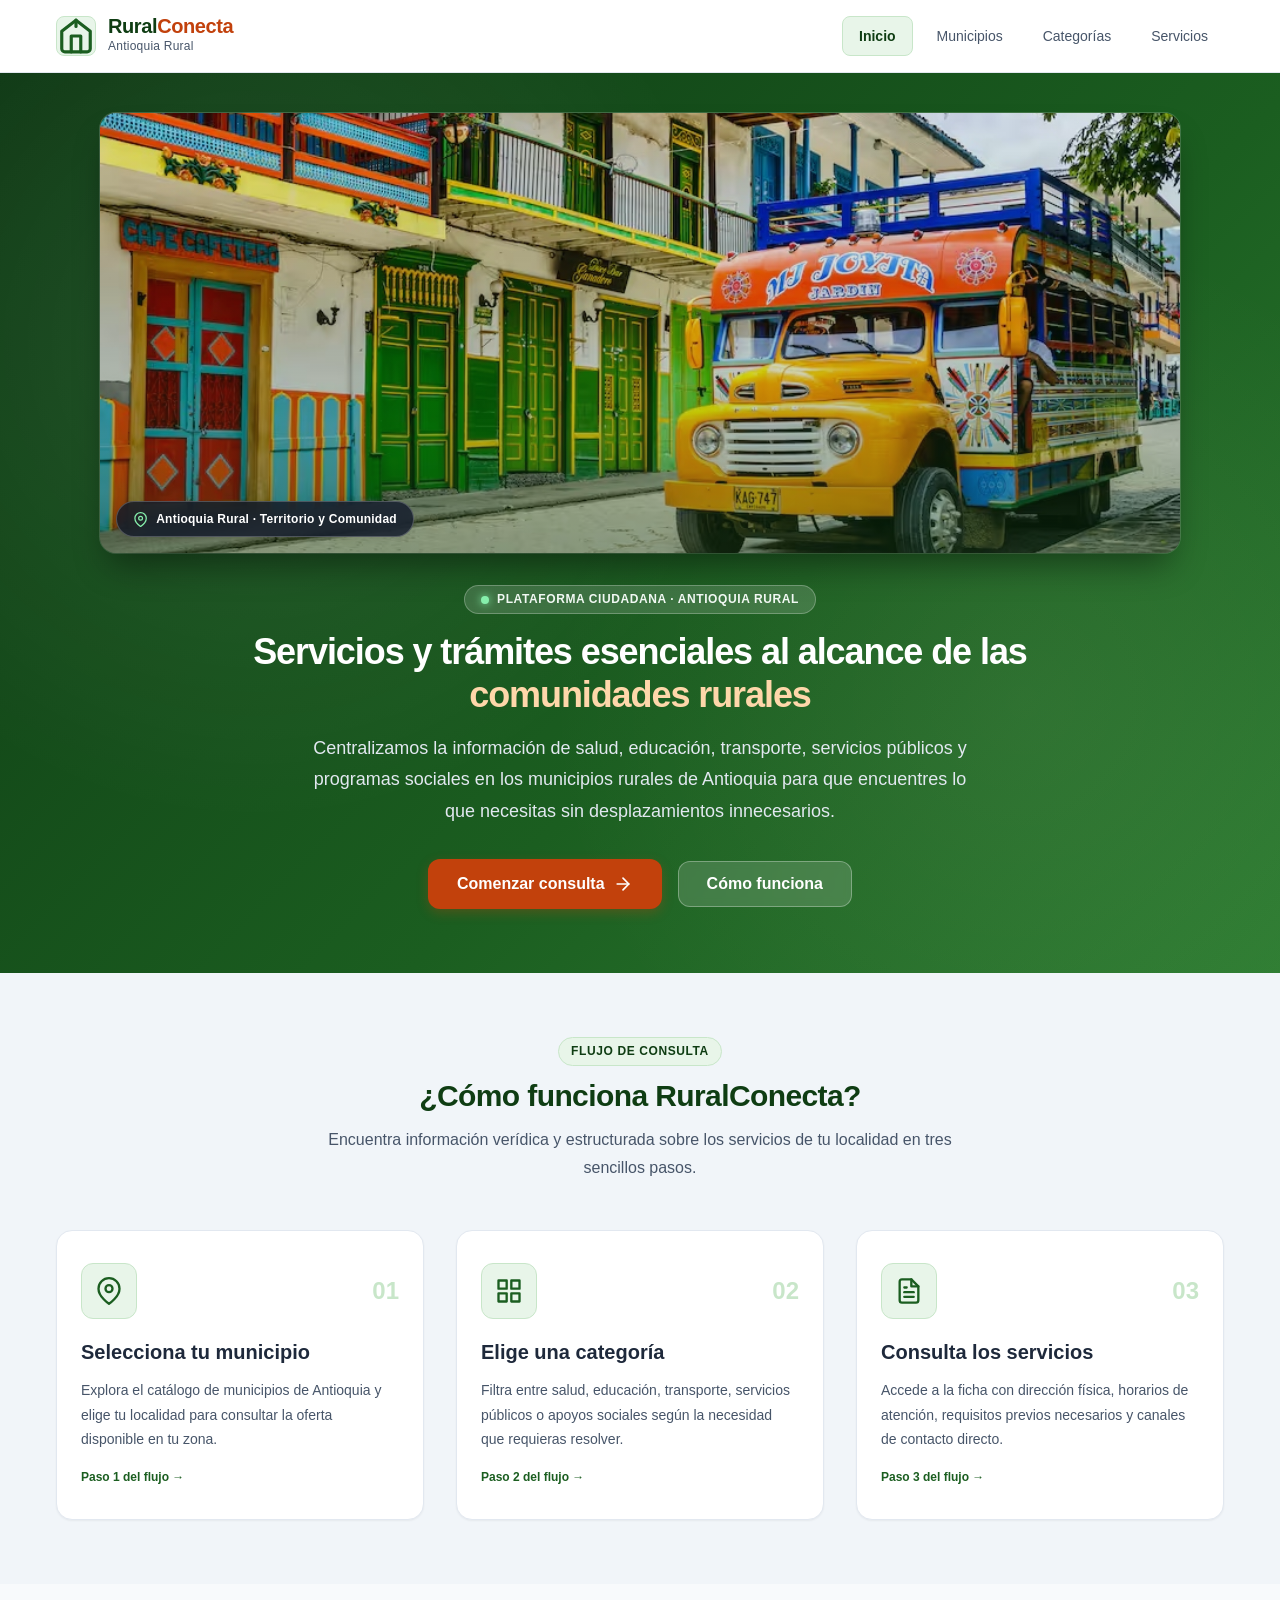
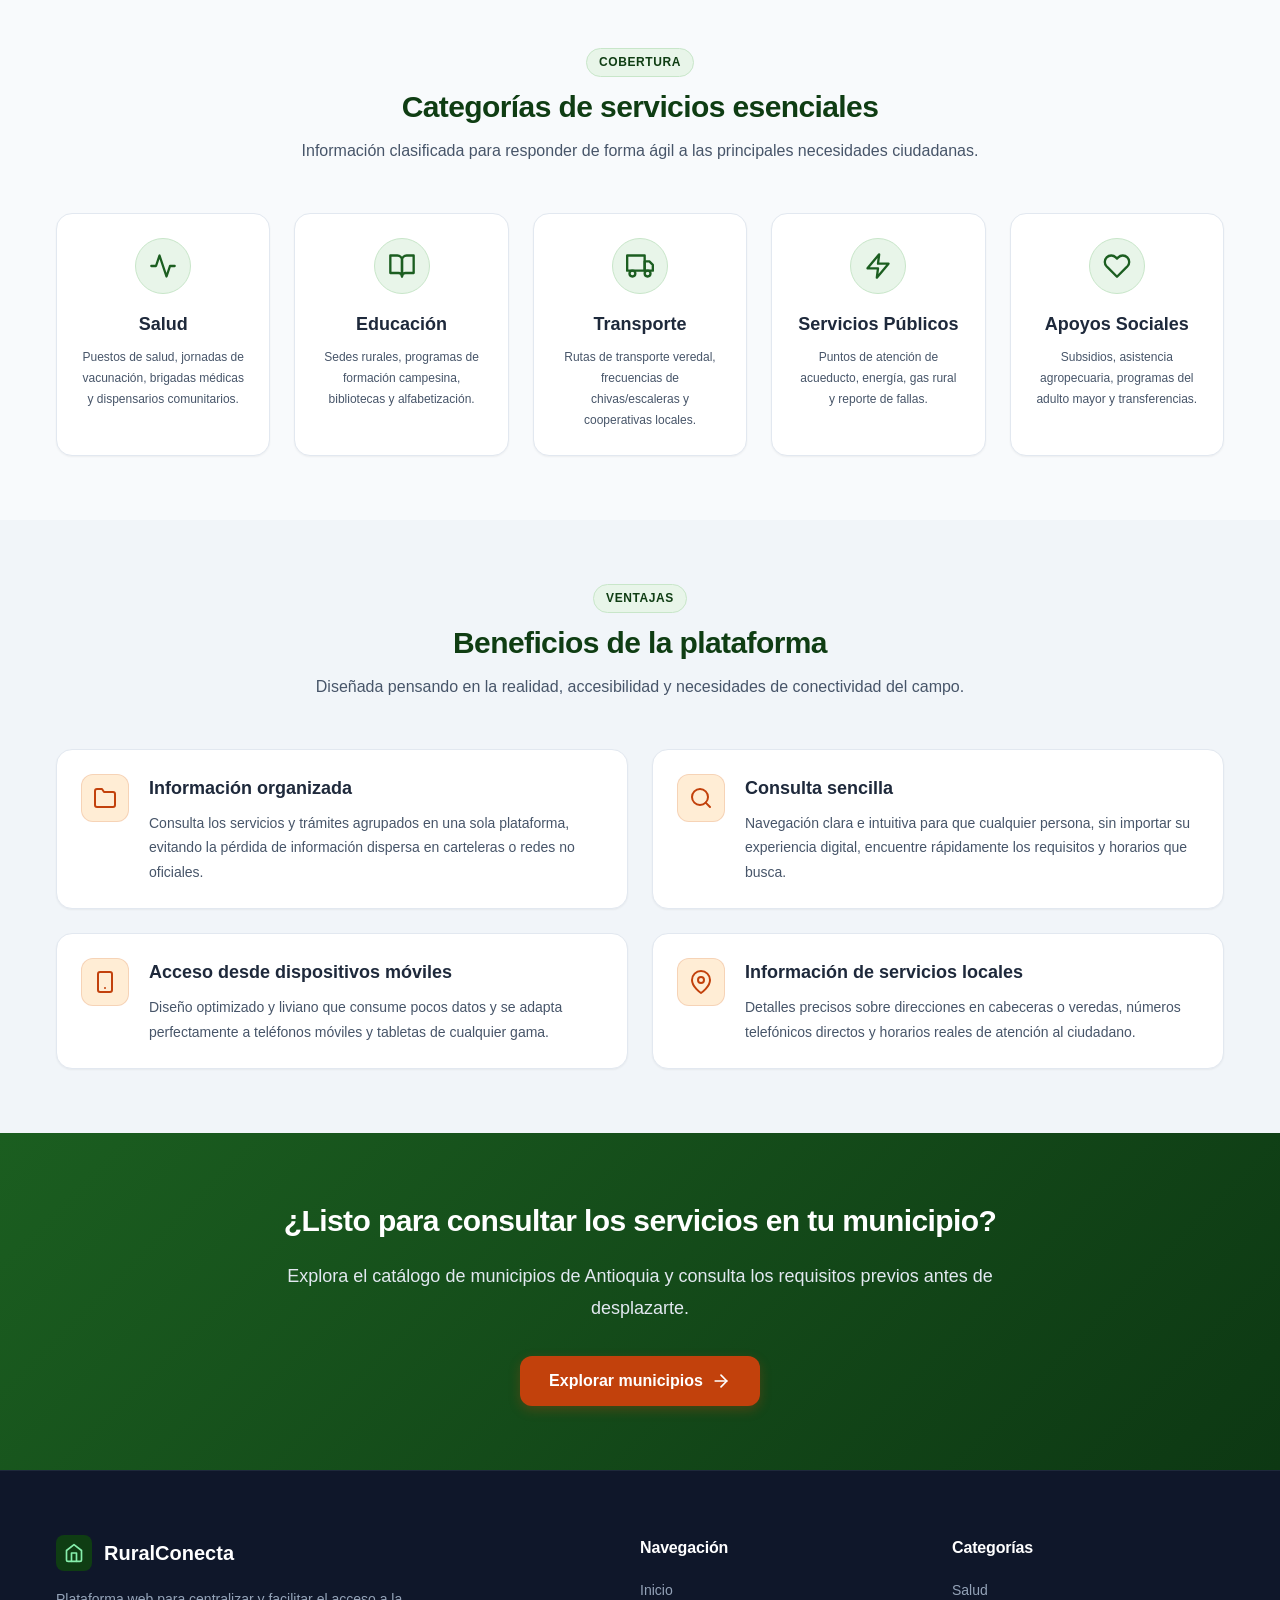
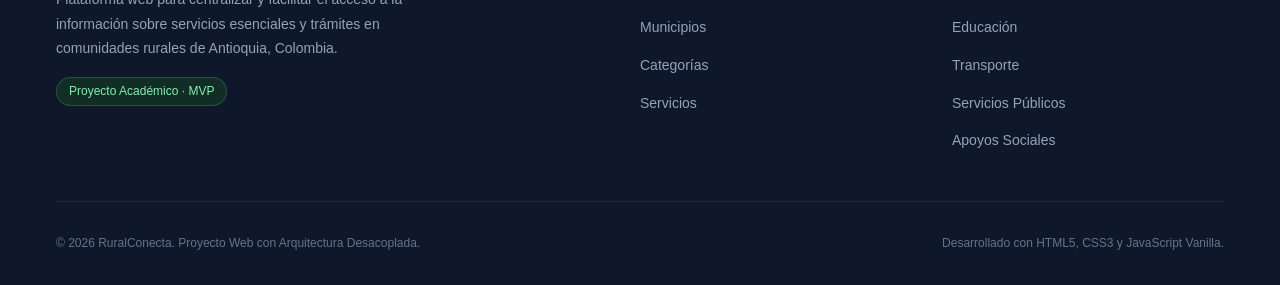
<file: frontend/index.html>
<!DOCTYPE html>
<html lang="es">
<head>
  <meta charset="UTF-8">
  <meta name="viewport" content="width=device-width, initial-scale=1.0">
  <meta name="description" content="RuralConecta — Plataforma web para la consulta centralizada de servicios esenciales y trámites en comunidades rurales de Antioquia, Colombia.">
  <meta name="keywords" content="RuralConecta, Antioquia, servicios rurales, trámites, salud rural, educación rural, transporte veredal, servicios públicos">
  <meta name="author" content="Equipo RuralConecta">
  <title>RuralConecta | Servicios y Trámites para Comunidades Rurales</title>

  <!-- Hoja de estilos principal -->
  <link rel="stylesheet" href="css/styles.css">

  <!-- Script de interacción principal -->
  <script src="js/main.js" defer></script>
</head>
<body>

  <!-- ======================================================================
       ENCABEZADO Y NAVEGACIÓN PRINCIPAL
       ====================================================================== -->
  <header class="site-header" id="header">
    <div class="container nav-container">
      
      <!-- Logotipo y Nombre del Proyecto -->
      <a href="index.html" class="site-logo" aria-label="RuralConecta - Ir a la página de inicio">
        <div class="logo-icon-wrapper" aria-hidden="true">
          <svg viewBox="0 0 24 24" fill="none" stroke="currentColor" stroke-width="2" stroke-linecap="round" stroke-linejoin="round">
            <path d="M3 9l9-7 9 7v11a2 2 0 0 1-2 2H5a2 2 0 0 1-2-2z"></path>
            <polyline points="9 22 9 12 15 12 15 22"></polyline>
            <path d="M12 2v4"></path>
          </svg>
        </div>
        <div class="logo-text-group">
          <span class="logo-brand-name">Rural<span>Conecta</span></span>
          <span class="logo-tagline">Antioquia Rural</span>
        </div>
      </a>

      <!-- Botón Hamburguesa para Móviles -->
      <button 
        id="menu-toggle" 
        class="menu-toggle" 
        aria-label="Abrir menú de navegación principal" 
        aria-expanded="false" 
        aria-controls="site-nav"
      >
        <svg class="menu-toggle-icon" viewBox="0 0 24 24" fill="none" stroke="currentColor" stroke-width="2" stroke-linecap="round" stroke-linejoin="round" aria-hidden="true">
          <line x1="3" y1="12" x2="21" y2="12"></line>
          <line x1="3" y1="6" x2="21" y2="6"></line>
          <line x1="3" y1="18" x2="21" y2="18"></line>
        </svg>
      </button>

      <!-- Menú de Navegación -->
      <nav id="site-nav" class="site-nav" aria-label="Navegación principal">
        <ul class="nav-list">
          <li class="nav-item">
            <a href="index.html" class="nav-link active" aria-current="page">Inicio</a>
          </li>
          <li class="nav-item">
            <a href="municipios.html" class="nav-link">Municipios</a>
          </li>
          <li class="nav-item">
            <a href="categorias.html" class="nav-link">Categorías</a>
          </li>
          <li class="nav-item">
            <a href="servicios.html" class="nav-link">Servicios</a>
          </li>
        </ul>
      </nav>

    </div>
  </header>

  <!-- ======================================================================
       CONTENIDO PRINCIPAL
       ====================================================================== -->
  <main id="main-content">

    <!-- 1. HERO PRINCIPAL Y BANNER -->
    <section class="hero-section" aria-labelledby="hero-title">
      <div class="container hero-container">
        
        <!-- Banner Principal Destacado (Imagen Antioquia Rural) -->
        <div class="hero-banner-wrapper">
          <img 
            src="img/banner-rural.jpg" 
            alt="Pueblo rural tradicional de Antioquia con arquitectura colonial colorida y chiva de transporte veredal" 
            class="hero-banner-img"
            loading="eager"
          >
          <div class="hero-banner-overlay"></div>
          <div class="hero-banner-tag">
            <svg viewBox="0 0 24 24" fill="none" stroke="currentColor" stroke-width="2" stroke-linecap="round" stroke-linejoin="round" aria-hidden="true">
              <path d="M21 10c0 7-9 13-9 13s-9-6-9-13a9 9 0 0 1 18 0z"></path>
              <circle cx="12" cy="10" r="3"></circle>
            </svg>
            <span>Antioquia Rural · Territorio y Comunidad</span>
          </div>
        </div>

        <!-- Mensaje de Bienvenida -->
        <div class="hero-content">
          
          <div class="hero-badge">
            <span class="hero-badge-dot" aria-hidden="true"></span>
            <span>Plataforma Ciudadana · Antioquia Rural</span>
          </div>

          <h1 id="hero-title" class="hero-title">
            Servicios y trámites esenciales al alcance de las <span class="hero-title-highlight">comunidades rurales</span>
          </h1>

          <p class="hero-description">
            Centralizamos la información de salud, educación, transporte, servicios públicos y programas sociales en los municipios rurales de Antioquia para que encuentres lo que necesitas sin desplazamientos innecesarios.
          </p>

          <!-- Acción Principal -->
          <div class="hero-actions">
            <a href="municipios.html" class="btn btn-primary" id="btn-comenzar-consulta">
              <span>Comenzar consulta</span>
              <svg viewBox="0 0 24 24" fill="none" stroke="currentColor" stroke-width="2" stroke-linecap="round" stroke-linejoin="round" aria-hidden="true">
                <line x1="5" y1="12" x2="19" y2="12"></line>
                <polyline points="12 5 19 12 12 19"></polyline>
              </svg>
            </a>
            <a href="#como-funciona" class="btn btn-secondary">
              <span>Cómo funciona</span>
            </a>
          </div>

        </div>

      </div>
    </section>

    <!-- 2. SECCIÓN INFORMATIVA — ¿CÓMO FUNCIONA? -->
    <section id="como-funciona" class="section section-alt" aria-labelledby="steps-title">
      <div class="container">
        
        <header class="section-header">
          <span class="section-badge">Flujo de Consulta</span>
          <h2 id="steps-title" class="section-title">¿Cómo funciona RuralConecta?</h2>
          <p class="section-subtitle">
            Encuentra información verídica y estructurada sobre los servicios de tu localidad en tres sencillos pasos.
          </p>
        </header>

        <div class="steps-grid">
          
          <!-- Paso 1 -->
          <article class="step-card">
            <div class="step-header">
              <div class="step-icon-box" aria-hidden="true">
                <svg viewBox="0 0 24 24" fill="none" stroke="currentColor" stroke-width="2" stroke-linecap="round" stroke-linejoin="round">
                  <path d="M21 10c0 7-9 13-9 13s-9-6-9-13a9 9 0 0 1 18 0z"></path>
                  <circle cx="12" cy="10" r="3"></circle>
                </svg>
              </div>
              <span class="step-number" aria-label="Paso 1">01</span>
            </div>
            <h3 class="step-title">Selecciona tu municipio</h3>
            <p class="step-description">
              Explora el catálogo de municipios de Antioquia y elige tu localidad para consultar la oferta disponible en tu zona.
            </p>
            <span class="step-tag" aria-hidden="true">
              Paso 1 del flujo →
            </span>
          </article>

          <!-- Paso 2 -->
          <article class="step-card">
            <div class="step-header">
              <div class="step-icon-box" aria-hidden="true">
                <svg viewBox="0 0 24 24" fill="none" stroke="currentColor" stroke-width="2" stroke-linecap="round" stroke-linejoin="round">
                  <rect x="3" y="3" width="7" height="7"></rect>
                  <rect x="14" y="3" width="7" height="7"></rect>
                  <rect x="14" y="14" width="7" height="7"></rect>
                  <rect x="3" y="14" width="7" height="7"></rect>
                </svg>
              </div>
              <span class="step-number" aria-label="Paso 2">02</span>
            </div>
            <h3 class="step-title">Elige una categoría</h3>
            <p class="step-description">
              Filtra entre salud, educación, transporte, servicios públicos o apoyos sociales según la necesidad que requieras resolver.
            </p>
            <span class="step-tag" aria-hidden="true">
              Paso 2 del flujo →
            </span>
          </article>

          <!-- Paso 3 -->
          <article class="step-card">
            <div class="step-header">
              <div class="step-icon-box" aria-hidden="true">
                <svg viewBox="0 0 24 24" fill="none" stroke="currentColor" stroke-width="2" stroke-linecap="round" stroke-linejoin="round">
                  <path d="M14 2H6a2 2 0 0 0-2 2v16a2 2 0 0 0 2 2h12a2 2 0 0 0 2-2V8z"></path>
                  <polyline points="14 2 14 8 20 8"></polyline>
                  <line x1="16" y1="13" x2="8" y2="13"></line>
                  <line x1="16" y1="17" x2="8" y2="17"></line>
                  <polyline points="10 9 9 9 8 9"></polyline>
                </svg>
              </div>
              <span class="step-number" aria-label="Paso 3">03</span>
            </div>
            <h3 class="step-title">Consulta los servicios</h3>
            <p class="step-description">
              Accede a la ficha con dirección física, horarios de atención, requisitos previos necesarios y canales de contacto directo.
            </p>
            <span class="step-tag" aria-hidden="true">
              Paso 3 del flujo →
            </span>
          </article>

        </div>

      </div>
    </section>

    <!-- 3. SECCIÓN DE CATEGORÍAS DISPONIBLES -->
    <section class="section" aria-labelledby="categories-title">
      <div class="container">
        
        <header class="section-header">
          <span class="section-badge">Cobertura</span>
          <h2 id="categories-title" class="section-title">Categorías de servicios esenciales</h2>
          <p class="section-subtitle">
            Información clasificada para responder de forma ágil a las principales necesidades ciudadanas.
          </p>
        </header>

        <div class="categories-grid">
          
          <!-- Categoría 1: Salud -->
          <div class="category-card">
            <div class="category-icon-wrapper" aria-hidden="true">
              <svg viewBox="0 0 24 24" fill="none" stroke="currentColor" stroke-width="2" stroke-linecap="round" stroke-linejoin="round">
                <path d="M22 12h-4l-3 9L9 3l-3 9H2"></path>
              </svg>
            </div>
            <h3 class="category-title">Salud</h3>
            <p class="category-desc">Puestos de salud, jornadas de vacunación, brigadas médicas y dispensarios comunitarios.</p>
          </div>

          <!-- Categoría 2: Educación -->
          <div class="category-card">
            <div class="category-icon-wrapper" aria-hidden="true">
              <svg viewBox="0 0 24 24" fill="none" stroke="currentColor" stroke-width="2" stroke-linecap="round" stroke-linejoin="round">
                <path d="M2 3h6a4 4 0 0 1 4 4v14a3 3 0 0 0-3-3H2z"></path>
                <path d="M22 3h-6a4 4 0 0 0-4 4v14a3 3 0 0 1 3-3h7z"></path>
              </svg>
            </div>
            <h3 class="category-title">Educación</h3>
            <p class="category-desc">Sedes rurales, programas de formación campesina, bibliotecas y alfabetización.</p>
          </div>

          <!-- Categoría 3: Transporte -->
          <div class="category-card">
            <div class="category-icon-wrapper" aria-hidden="true">
              <svg viewBox="0 0 24 24" fill="none" stroke="currentColor" stroke-width="2" stroke-linecap="round" stroke-linejoin="round">
                <rect x="1" y="3" width="15" height="13"></rect>
                <polygon points="16 8 20 8 23 11 23 16 16 16 16 8"></polygon>
                <circle cx="5.5" cy="18.5" r="2.5"></circle>
                <circle cx="18.5" cy="18.5" r="2.5"></circle>
              </svg>
            </div>
            <h3 class="category-title">Transporte</h3>
            <p class="category-desc">Rutas de transporte veredal, frecuencias de chivas/escaleras y cooperativas locales.</p>
          </div>

          <!-- Categoría 4: Servicios Públicos -->
          <div class="category-card">
            <div class="category-icon-wrapper" aria-hidden="true">
              <svg viewBox="0 0 24 24" fill="none" stroke="currentColor" stroke-width="2" stroke-linecap="round" stroke-linejoin="round">
                <polygon points="13 2 3 14 12 14 11 22 21 10 12 10 13 2"></polygon>
              </svg>
            </div>
            <h3 class="category-title">Servicios Públicos</h3>
            <p class="category-desc">Puntos de atención de acueducto, energía, gas rural y reporte de fallas.</p>
          </div>

          <!-- Categoría 5: Apoyos Sociales -->
          <div class="category-card">
            <div class="category-icon-wrapper" aria-hidden="true">
              <svg viewBox="0 0 24 24" fill="none" stroke="currentColor" stroke-width="2" stroke-linecap="round" stroke-linejoin="round">
                <path d="M20.84 4.61a5.5 5.5 0 0 0-7.78 0L12 5.67l-1.06-1.06a5.5 5.5 0 0 0-7.78 7.78l1.06 1.06L12 21.23l7.78-7.78 1.06-1.06a5.5 5.5 0 0 0 0-7.78z"></path>
              </svg>
            </div>
            <h3 class="category-title">Apoyos Sociales</h3>
            <p class="category-desc">Subsidios, asistencia agropecuaria, programas del adulto mayor y transferencias.</p>
          </div>

        </div>

      </div>
    </section>

    <!-- 4. SECCIÓN DE BENEFICIOS -->
    <section class="section section-alt" aria-labelledby="benefits-title">
      <div class="container">
        
        <header class="section-header">
          <span class="section-badge">Ventajas</span>
          <h2 id="benefits-title" class="section-title">Beneficios de la plataforma</h2>
          <p class="section-subtitle">
            Diseñada pensando en la realidad, accesibilidad y necesidades de conectividad del campo.
          </p>
        </header>

        <div class="benefits-grid">
          
          <article class="benefit-card">
            <div class="benefit-icon" aria-hidden="true">
              <svg viewBox="0 0 24 24" fill="none" stroke="currentColor" stroke-width="2" stroke-linecap="round" stroke-linejoin="round">
                <path d="M22 19a2 2 0 0 1-2 2H4a2 2 0 0 1-2-2V5a2 2 0 0 1 2-2h5l2 3h9a2 2 0 0 1 2 2z"></path>
              </svg>
            </div>
            <div class="benefit-content">
              <h3 class="benefit-title">Información organizada</h3>
              <p class="benefit-description">
                Consulta los servicios y trámites agrupados en una sola plataforma, evitando la pérdida de información dispersa en carteleras o redes no oficiales.
              </p>
            </div>
          </article>

          <article class="benefit-card">
            <div class="benefit-icon" aria-hidden="true">
              <svg viewBox="0 0 24 24" fill="none" stroke="currentColor" stroke-width="2" stroke-linecap="round" stroke-linejoin="round">
                <circle cx="11" cy="11" r="8"></circle>
                <line x1="21" y1="21" x2="16.65" y2="16.65"></line>
              </svg>
            </div>
            <div class="benefit-content">
              <h3 class="benefit-title">Consulta sencilla</h3>
              <p class="benefit-description">
                Navegación clara e intuitiva para que cualquier persona, sin importar su experiencia digital, encuentre rápidamente los requisitos y horarios que busca.
              </p>
            </div>
          </article>

          <article class="benefit-card">
            <div class="benefit-icon" aria-hidden="true">
              <svg viewBox="0 0 24 24" fill="none" stroke="currentColor" stroke-width="2" stroke-linecap="round" stroke-linejoin="round">
                <rect x="5" y="2" width="14" height="20" rx="2" ry="2"></rect>
                <line x1="12" y1="18" x2="12.01" y2="18"></line>
              </svg>
            </div>
            <div class="benefit-content">
              <h3 class="benefit-title">Acceso desde dispositivos móviles</h3>
              <p class="benefit-description">
                Diseño optimizado y liviano que consume pocos datos y se adapta perfectamente a teléfonos móviles y tabletas de cualquier gama.
              </p>
            </div>
          </article>

          <article class="benefit-card">
            <div class="benefit-icon" aria-hidden="true">
              <svg viewBox="0 0 24 24" fill="none" stroke="currentColor" stroke-width="2" stroke-linecap="round" stroke-linejoin="round">
                <path d="M21 10c0 7-9 13-9 13s-9-6-9-13a9 9 0 0 1 18 0z"></path>
                <circle cx="12" cy="10" r="3"></circle>
              </svg>
            </div>
            <div class="benefit-content">
              <h3 class="benefit-title">Información de servicios locales</h3>
              <p class="benefit-description">
                Detalles precisos sobre direcciones en cabeceras o veredas, números telefónicos directos y horarios reales de atención al ciudadano.
              </p>
            </div>
          </article>

        </div>

      </div>
    </section>

    <!-- 5. LLAMADA A LA ACCIÓN FINAL -->
    <section class="cta-section" aria-labelledby="cta-title">
      <div class="container">
        <div class="cta-box">
          <h2 id="cta-title" class="cta-title">¿Listo para consultar los servicios en tu municipio?</h2>
          <p class="cta-description">
            Explora el catálogo de municipios de Antioquia y consulta los requisitos previos antes de desplazarte.
          </p>
          <a href="municipios.html" class="btn btn-primary">
            <span>Explorar municipios</span>
            <svg viewBox="0 0 24 24" fill="none" stroke="currentColor" stroke-width="2" stroke-linecap="round" stroke-linejoin="round" aria-hidden="true">
              <line x1="5" y1="12" x2="19" y2="12"></line>
              <polyline points="12 5 19 12 12 19"></polyline>
            </svg>
          </a>
        </div>
      </div>
    </section>

  </main>

  <!-- ======================================================================
       PIE DE PÁGINA (FOOTER)
       ====================================================================== -->
  <footer class="site-footer">
    <div class="container">
      
      <div class="footer-grid">
        
        <!-- Identidad Institucional -->
        <div class="footer-brand">
          <a href="index.html" class="footer-logo">
            <div class="footer-logo-icon" aria-hidden="true">
              <svg viewBox="0 0 24 24" fill="none" stroke="currentColor" stroke-width="2" stroke-linecap="round" stroke-linejoin="round" style="width: 1.25rem; height: 1.25rem;">
                <path d="M3 9l9-7 9 7v11a2 2 0 0 1-2 2H5a2 2 0 0 1-2-2z"></path>
                <polyline points="9 22 9 12 15 12 15 22"></polyline>
              </svg>
            </div>
            <span>RuralConecta</span>
          </a>
          <p class="footer-description">
            Plataforma web para centralizar y facilitar el acceso a la información sobre servicios esenciales y trámites en comunidades rurales de Antioquia, Colombia.
          </p>
          <div class="footer-badge">
            <span>Proyecto Académico · MVP</span>
          </div>
        </div>

        <!-- Enlaces Rápidos -->
        <div class="footer-column">
          <h3 class="footer-column-title">Navegación</h3>
          <ul class="footer-links">
            <li><a href="index.html" class="footer-link">Inicio</a></li>
            <li><a href="municipios.html" class="footer-link">Municipios</a></li>
            <li><a href="categorias.html" class="footer-link">Categorías</a></li>
            <li><a href="servicios.html" class="footer-link">Servicios</a></li>
          </ul>
        </div>

        <!-- Categorías -->
        <div class="footer-column">
          <h3 class="footer-column-title">Categorías</h3>
          <ul class="footer-links">
            <li><a href="servicios.html" class="footer-link">Salud</a></li>
            <li><a href="servicios.html" class="footer-link">Educación</a></li>
            <li><a href="servicios.html" class="footer-link">Transporte</a></li>
            <li><a href="servicios.html" class="footer-link">Servicios Públicos</a></li>
            <li><a href="servicios.html" class="footer-link">Apoyos Sociales</a></li>
          </ul>
        </div>

      </div>

      <!-- Barra inferior de copyright -->
      <div class="footer-bottom">
        <p>&copy; 2026 RuralConecta. Proyecto Web con Arquitectura Desacoplada.</p>
        <p>Desarrollado con HTML5, CSS3 y JavaScript Vanilla.</p>
      </div>

    </div>
  </footer>

</body>
</html>
</file>
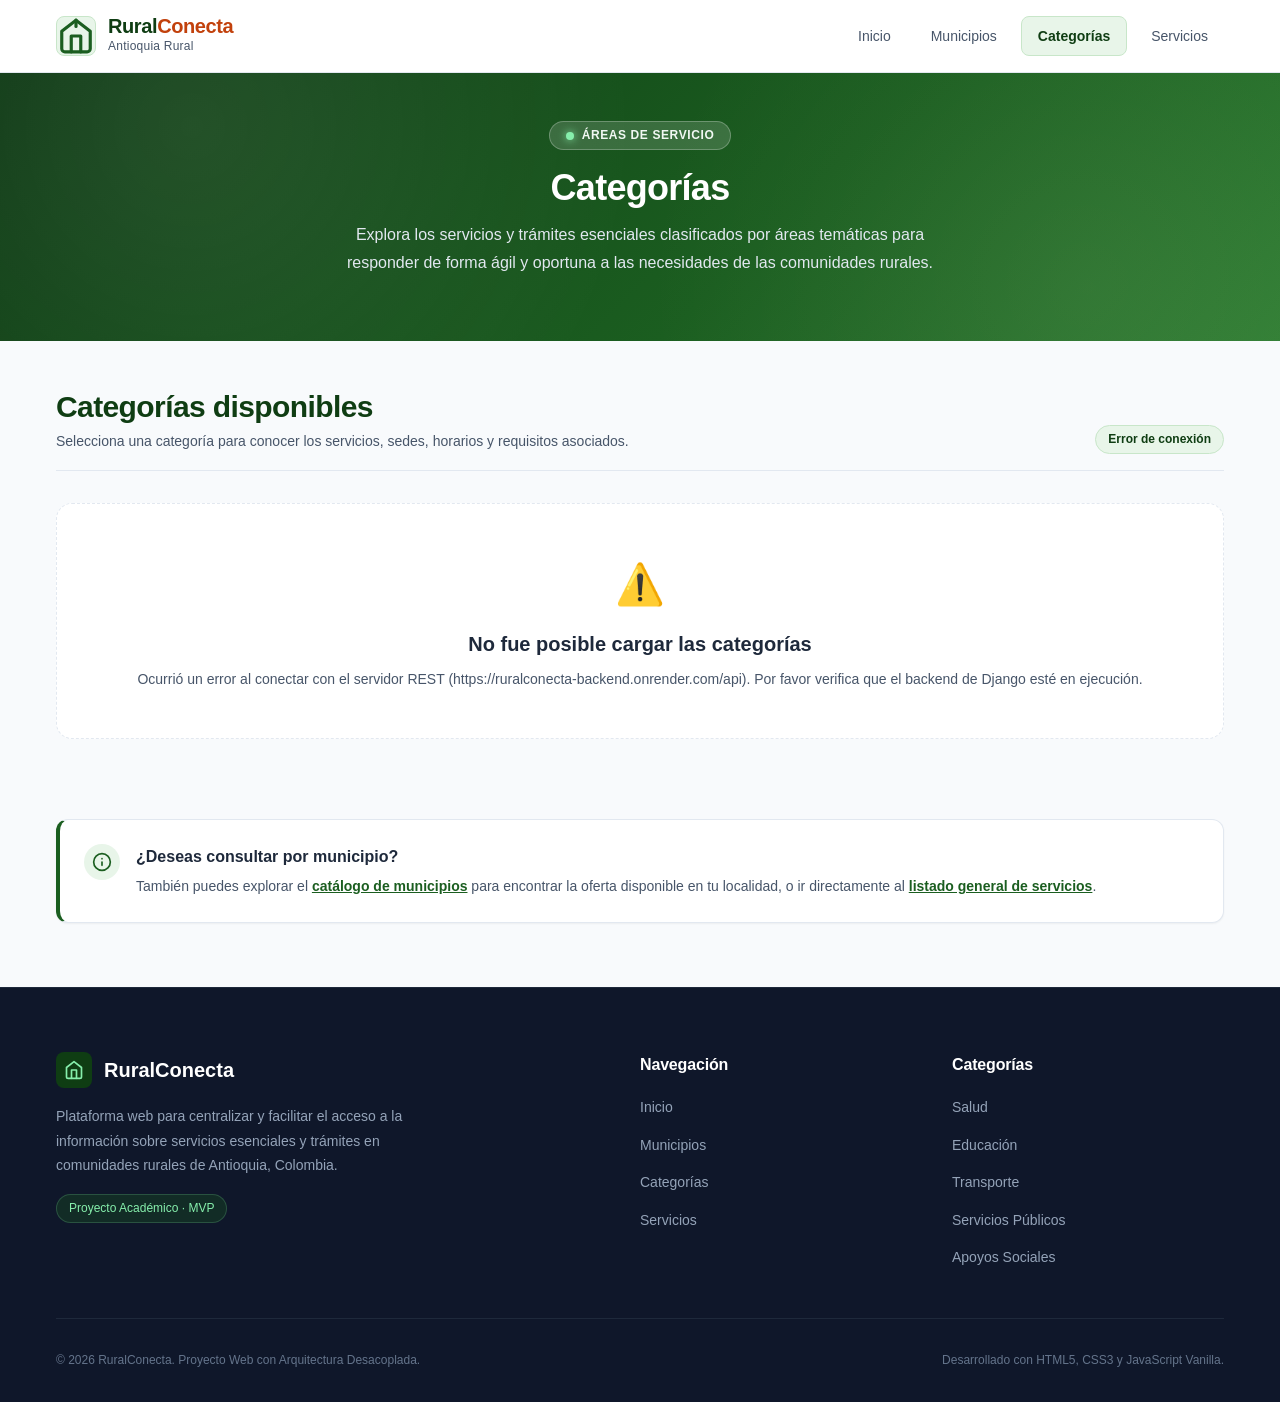
<file: frontend/categorias.html>
<!DOCTYPE html>
<html lang="es">
<head>
  <meta charset="UTF-8">
  <meta name="viewport" content="width=device-width, initial-scale=1.0">
  <meta name="description" content="Catálogo de categorías de servicios esenciales en RuralConecta. Explora salud, educación, transporte, servicios públicos y apoyos sociales para comunidades rurales de Antioquia.">
  <meta name="keywords" content="Categorías, RuralConecta, Salud rural, Educación rural, Transporte veredal, Servicios públicos, Apoyos sociales, Antioquia">
  <meta name="author" content="Equipo RuralConecta">
  <title>Categorías | RuralConecta</title>

  <!-- Hoja de estilos principal -->
  <link rel="stylesheet" href="css/styles.css">

  <!-- Script de interacción principal -->
  <script src="js/main.js" defer></script>
  <script src="js/categorias.js" defer></script>
</head>
<body>

  <!-- ======================================================================
       ENCABEZADO Y NAVEGACIÓN PRINCIPAL
       ====================================================================== -->
  <header class="site-header" id="header">
    <div class="container nav-container">
      
      <!-- Logotipo y Nombre del Proyecto -->
      <a href="index.html" class="site-logo" aria-label="RuralConecta - Ir a la página de inicio">
        <div class="logo-icon-wrapper" aria-hidden="true">
          <svg viewBox="0 0 24 24" fill="none" stroke="currentColor" stroke-width="2" stroke-linecap="round" stroke-linejoin="round">
            <path d="M3 9l9-7 9 7v11a2 2 0 0 1-2 2H5a2 2 0 0 1-2-2z"></path>
            <polyline points="9 22 9 12 15 12 15 22"></polyline>
            <path d="M12 2v4"></path>
          </svg>
        </div>
        <div class="logo-text-group">
          <span class="logo-brand-name">Rural<span>Conecta</span></span>
          <span class="logo-tagline">Antioquia Rural</span>
        </div>
      </a>

      <!-- Botón Hamburguesa para Móviles -->
      <button 
        id="menu-toggle" 
        class="menu-toggle" 
        aria-label="Abrir menú de navegación principal" 
        aria-expanded="false" 
        aria-controls="site-nav"
      >
        <svg class="menu-toggle-icon" viewBox="0 0 24 24" fill="none" stroke="currentColor" stroke-width="2" stroke-linecap="round" stroke-linejoin="round" aria-hidden="true">
          <line x1="3" y1="12" x2="21" y2="12"></line>
          <line x1="3" y1="6" x2="21" y2="6"></line>
          <line x1="3" y1="18" x2="21" y2="18"></line>
        </svg>
      </button>

      <!-- Menú de Navegación -->
      <nav id="site-nav" class="site-nav" aria-label="Navegación principal">
        <ul class="nav-list">
          <li class="nav-item">
            <a href="index.html" class="nav-link">Inicio</a>
          </li>
          <li class="nav-item">
            <a href="municipios.html" class="nav-link">Municipios</a>
          </li>
          <li class="nav-item">
            <a href="categorias.html" class="nav-link active" aria-current="page">Categorías</a>
          </li>
          <li class="nav-item">
            <a href="servicios.html" class="nav-link">Servicios</a>
          </li>
        </ul>
      </nav>

    </div>
  </header>

  <!-- ======================================================================
       CONTENIDO PRINCIPAL
       ====================================================================== -->
  <main id="main-content">

    <!-- 1. ENCABEZADO DE LA VISTA (PAGE HEADER) -->
    <section class="page-header" aria-labelledby="page-title">
      <div class="container">
        <div class="page-header-content">
          
          <div class="page-badge">
            <span class="page-badge-dot" aria-hidden="true"></span>
            <span>Áreas de Servicio</span>
          </div>

          <h1 id="page-title" class="page-title">Categorías</h1>

          <p class="page-description">
            Explora los servicios y trámites esenciales clasificados por áreas temáticas para responder de forma ágil y oportuna a las necesidades de las comunidades rurales.
          </p>

        </div>
      </div>
    </section>

    <!-- 2. CATÁLOGO / LISTADO DE CATEGORÍAS -->
    <section class="section categorias-section" aria-labelledby="categorias-heading">
      <div class="container">

        <!-- Encabezado de la sección -->
        <div class="section-toolbar">
          <div>
            <h2 id="categorias-heading" class="section-title">Categorías disponibles</h2>
            <p class="section-subtitle">
              Selecciona una categoría para conocer los servicios, sedes, horarios y requisitos asociados.
            </p>
          </div>
          <div class="toolbar-badge" id="categorias-total-badge" aria-label="Total de categorías registradas">
            <span>Cargando categorías...</span>
          </div>
        </div>

        <!-- Contenedor del listado de categorías (Renderizado dinámico vía Fetch API) -->
        <div id="categorias-container" class="categorias-catalog-grid" role="list">
          <div class="empty-state" style="grid-column: 1 / -1;">
            <div class="empty-state-icon">⏳</div>
            <h3 class="empty-state-title">Cargando categorías...</h3>
            <p class="empty-state-desc">Obteniendo categorías desde el servidor REST.</p>
          </div>
        </div>

        <!-- Cuadro informativo adicional de orientación -->
        <div class="categorias-info-box">
          <div class="info-box-icon" aria-hidden="true">
            <svg viewBox="0 0 24 24" fill="none" stroke="currentColor" stroke-width="2" stroke-linecap="round" stroke-linejoin="round">
              <circle cx="12" cy="12" r="10"></circle>
              <line x1="12" y1="16" x2="12" y2="12"></line>
              <line x1="12" y1="8" x2="12.01" y2="8"></line>
            </svg>
          </div>
          <div class="info-box-content">
            <h3 class="info-box-title">¿Deseas consultar por municipio?</h3>
            <p class="info-box-description">
              También puedes explorar el <a href="municipios.html">catálogo de municipios</a> para encontrar la oferta disponible en tu localidad, o ir directamente al <a href="servicios.html">listado general de servicios</a>.
            </p>
          </div>
        </div>

      </div>
    </section>

  </main>

  <!-- ======================================================================
       PIE DE PÁGINA (FOOTER)
       ====================================================================== -->
  <footer class="site-footer">
    <div class="container">
      
      <div class="footer-grid">
        
        <!-- Identidad Institucional -->
        <div class="footer-brand">
          <a href="index.html" class="footer-logo">
            <div class="footer-logo-icon" aria-hidden="true">
              <svg viewBox="0 0 24 24" fill="none" stroke="currentColor" stroke-width="2" stroke-linecap="round" stroke-linejoin="round" style="width: 1.25rem; height: 1.25rem;">
                <path d="M3 9l9-7 9 7v11a2 2 0 0 1-2 2H5a2 2 0 0 1-2-2z"></path>
                <polyline points="9 22 9 12 15 12 15 22"></polyline>
              </svg>
            </div>
            <span>RuralConecta</span>
          </a>
          <p class="footer-description">
            Plataforma web para centralizar y facilitar el acceso a la información sobre servicios esenciales y trámites en comunidades rurales de Antioquia, Colombia.
          </p>
          <div class="footer-badge">
            <span>Proyecto Académico · MVP</span>
          </div>
        </div>

        <!-- Enlaces Rápidos -->
        <div class="footer-column">
          <h3 class="footer-column-title">Navegación</h3>
          <ul class="footer-links">
            <li><a href="index.html" class="footer-link">Inicio</a></li>
            <li><a href="municipios.html" class="footer-link">Municipios</a></li>
            <li><a href="categorias.html" class="footer-link">Categorías</a></li>
            <li><a href="servicios.html" class="footer-link">Servicios</a></li>
          </ul>
        </div>

        <!-- Categorías -->
        <div class="footer-column">
          <h3 class="footer-column-title">Categorías</h3>
          <ul class="footer-links">
            <li><a href="servicios.html" class="footer-link">Salud</a></li>
            <li><a href="servicios.html" class="footer-link">Educación</a></li>
            <li><a href="servicios.html" class="footer-link">Transporte</a></li>
            <li><a href="servicios.html" class="footer-link">Servicios Públicos</a></li>
            <li><a href="servicios.html" class="footer-link">Apoyos Sociales</a></li>
          </ul>
        </div>

      </div>

      <!-- Barra inferior de copyright -->
      <div class="footer-bottom">
        <p>&copy; 2026 RuralConecta. Proyecto Web con Arquitectura Desacoplada.</p>
        <p>Desarrollado con HTML5, CSS3 y JavaScript Vanilla.</p>
      </div>

    </div>
  </footer>

</body>
</html>
</file>
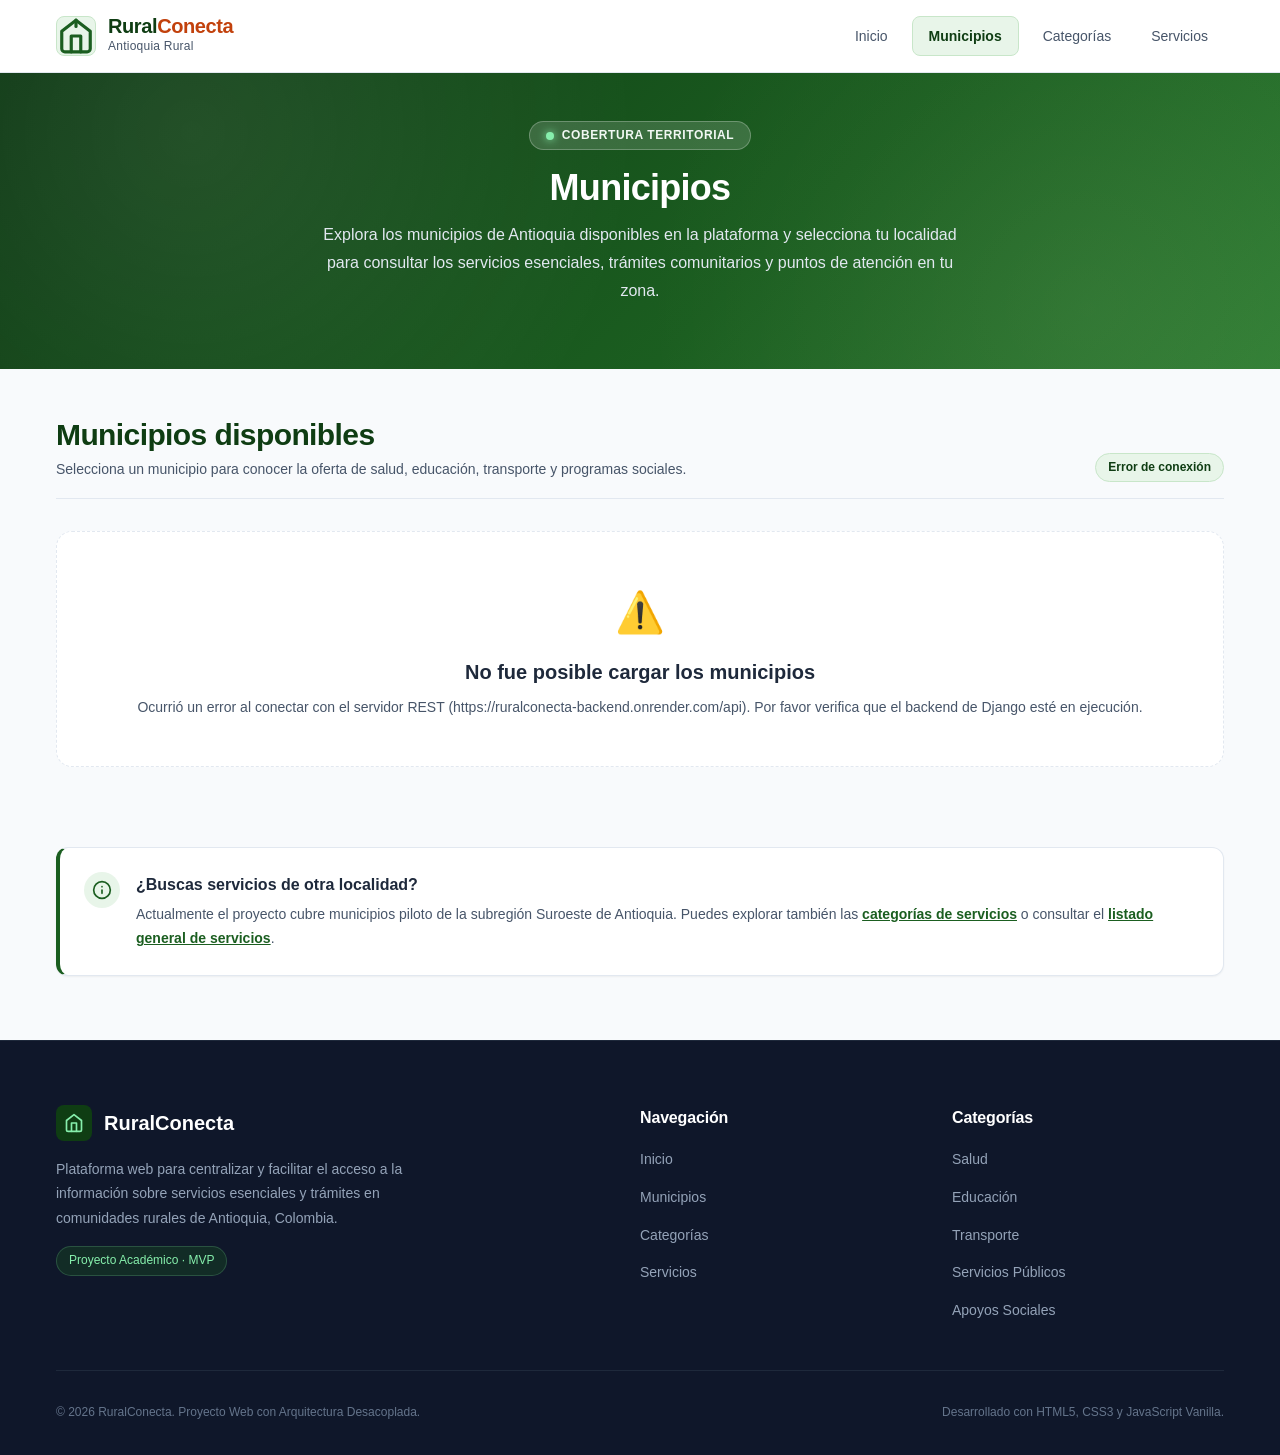
<file: frontend/municipios.html>
<!DOCTYPE html>
<html lang="es">
<head>
  <meta charset="UTF-8">
  <meta name="viewport" content="width=device-width, initial-scale=1.0">
  <meta name="description" content="Catálogo de municipios de Antioquia en RuralConecta. Consulta y selecciona tu localidad para acceder a los servicios esenciales y trámites rurales disponibles.">
  <meta name="keywords" content="Municipios Antioquia, RuralConecta, Jardín, Andes, Támesis, Jericó, Urrao, Suroeste antioqueño, servicios rurales">
  <meta name="author" content="Equipo RuralConecta">
  <title>Municipios | RuralConecta</title>

  <!-- Hoja de estilos principal -->
  <link rel="stylesheet" href="css/styles.css">

  <!-- Script de interacción principal -->
  <script src="js/main.js" defer></script>
  <script src="js/municipios.js" defer></script>
</head>
<body>

  <!-- ======================================================================
       ENCABEZADO Y NAVEGACIÓN PRINCIPAL
       ====================================================================== -->
  <header class="site-header" id="header">
    <div class="container nav-container">
      
      <!-- Logotipo y Nombre del Proyecto -->
      <a href="index.html" class="site-logo" aria-label="RuralConecta - Ir a la página de inicio">
        <div class="logo-icon-wrapper" aria-hidden="true">
          <svg viewBox="0 0 24 24" fill="none" stroke="currentColor" stroke-width="2" stroke-linecap="round" stroke-linejoin="round">
            <path d="M3 9l9-7 9 7v11a2 2 0 0 1-2 2H5a2 2 0 0 1-2-2z"></path>
            <polyline points="9 22 9 12 15 12 15 22"></polyline>
            <path d="M12 2v4"></path>
          </svg>
        </div>
        <div class="logo-text-group">
          <span class="logo-brand-name">Rural<span>Conecta</span></span>
          <span class="logo-tagline">Antioquia Rural</span>
        </div>
      </a>

      <!-- Botón Hamburguesa para Móviles -->
      <button 
        id="menu-toggle" 
        class="menu-toggle" 
        aria-label="Abrir menú de navegación principal" 
        aria-expanded="false" 
        aria-controls="site-nav"
      >
        <svg class="menu-toggle-icon" viewBox="0 0 24 24" fill="none" stroke="currentColor" stroke-width="2" stroke-linecap="round" stroke-linejoin="round" aria-hidden="true">
          <line x1="3" y1="12" x2="21" y2="12"></line>
          <line x1="3" y1="6" x2="21" y2="6"></line>
          <line x1="3" y1="18" x2="21" y2="18"></line>
        </svg>
      </button>

      <!-- Menú de Navegación -->
      <nav id="site-nav" class="site-nav" aria-label="Navegación principal">
        <ul class="nav-list">
          <li class="nav-item">
            <a href="index.html" class="nav-link">Inicio</a>
          </li>
          <li class="nav-item">
            <a href="municipios.html" class="nav-link active" aria-current="page">Municipios</a>
          </li>
          <li class="nav-item">
            <a href="categorias.html" class="nav-link">Categorías</a>
          </li>
          <li class="nav-item">
            <a href="servicios.html" class="nav-link">Servicios</a>
          </li>
        </ul>
      </nav>

    </div>
  </header>

  <!-- ======================================================================
       CONTENIDO PRINCIPAL
       ====================================================================== -->
  <main id="main-content">

    <!-- 1. ENCABEZADO DE LA VISTA (PAGE HEADER) -->
    <section class="page-header" aria-labelledby="page-title">
      <div class="container">
        <div class="page-header-content">
          
          <div class="page-badge">
            <span class="page-badge-dot" aria-hidden="true"></span>
            <span>Cobertura Territorial</span>
          </div>

          <h1 id="page-title" class="page-title">Municipios</h1>

          <p class="page-description">
            Explora los municipios de Antioquia disponibles en la plataforma y selecciona tu localidad para consultar los servicios esenciales, trámites comunitarios y puntos de atención en tu zona.
          </p>

        </div>
      </div>
    </section>

    <!-- 2. CATÁLOGO / LISTADO DE MUNICIPIOS -->
    <section class="section municipios-section" aria-labelledby="municipios-heading">
      <div class="container">

        <!-- Encabezado de la sección -->
        <div class="section-toolbar">
          <div>
            <h2 id="municipios-heading" class="section-title">Municipios disponibles</h2>
            <p class="section-subtitle">
              Selecciona un municipio para conocer la oferta de salud, educación, transporte y programas sociales.
            </p>
          </div>
          <div class="toolbar-badge" id="municipios-total-badge" aria-label="Total de municipios">
            <span>Cargando municipios...</span>
          </div>
        </div>

        <!-- Contenedor del listado de municipios (Renderizado dinámico vía Fetch API) -->
        <div id="municipios-container" class="municipios-grid" role="list">
          <div class="empty-state" style="grid-column: 1 / -1;">
            <div class="empty-state-icon">⏳</div>
            <h3 class="empty-state-title">Cargando municipios...</h3>
            <p class="empty-state-desc">Obteniendo lista territorial desde el servidor REST.</p>
          </div>
        </div>

        <!-- Cuadro informativo adicional de cobertura territorial -->
        <div class="municipios-info-box">
          <div class="info-box-icon" aria-hidden="true">
            <svg viewBox="0 0 24 24" fill="none" stroke="currentColor" stroke-width="2" stroke-linecap="round" stroke-linejoin="round">
              <circle cx="12" cy="12" r="10"></circle>
              <line x1="12" y1="16" x2="12" y2="12"></line>
              <line x1="12" y1="8" x2="12.01" y2="8"></line>
            </svg>
          </div>
          <div class="info-box-content">
            <h3 class="info-box-title">¿Buscas servicios de otra localidad?</h3>
            <p class="info-box-description">
              Actualmente el proyecto cubre municipios piloto de la subregión Suroeste de Antioquia. Puedes explorar también las <a href="categorias.html">categorías de servicios</a> o consultar el <a href="servicios.html">listado general de servicios</a>.
            </p>
          </div>
        </div>

      </div>
    </section>

  </main>

  <!-- ======================================================================
       PIE DE PÁGINA (FOOTER)
       ====================================================================== -->
  <footer class="site-footer">
    <div class="container">
      
      <div class="footer-grid">
        
        <!-- Identidad Institucional -->
        <div class="footer-brand">
          <a href="index.html" class="footer-logo">
            <div class="footer-logo-icon" aria-hidden="true">
              <svg viewBox="0 0 24 24" fill="none" stroke="currentColor" stroke-width="2" stroke-linecap="round" stroke-linejoin="round" style="width: 1.25rem; height: 1.25rem;">
                <path d="M3 9l9-7 9 7v11a2 2 0 0 1-2 2H5a2 2 0 0 1-2-2z"></path>
                <polyline points="9 22 9 12 15 12 15 22"></polyline>
              </svg>
            </div>
            <span>RuralConecta</span>
          </a>
          <p class="footer-description">
            Plataforma web para centralizar y facilitar el acceso a la información sobre servicios esenciales y trámites en comunidades rurales de Antioquia, Colombia.
          </p>
          <div class="footer-badge">
            <span>Proyecto Académico · MVP</span>
          </div>
        </div>

        <!-- Enlaces Rápidos -->
        <div class="footer-column">
          <h3 class="footer-column-title">Navegación</h3>
          <ul class="footer-links">
            <li><a href="index.html" class="footer-link">Inicio</a></li>
            <li><a href="municipios.html" class="footer-link">Municipios</a></li>
            <li><a href="categorias.html" class="footer-link">Categorías</a></li>
            <li><a href="servicios.html" class="footer-link">Servicios</a></li>
          </ul>
        </div>

        <!-- Categorías -->
        <div class="footer-column">
          <h3 class="footer-column-title">Categorías</h3>
          <ul class="footer-links">
            <li><a href="servicios.html" class="footer-link">Salud</a></li>
            <li><a href="servicios.html" class="footer-link">Educación</a></li>
            <li><a href="servicios.html" class="footer-link">Transporte</a></li>
            <li><a href="servicios.html" class="footer-link">Servicios Públicos</a></li>
            <li><a href="servicios.html" class="footer-link">Apoyos Sociales</a></li>
          </ul>
        </div>

      </div>

      <!-- Barra inferior de copyright -->
      <div class="footer-bottom">
        <p>&copy; 2026 RuralConecta. Proyecto Web con Arquitectura Desacoplada.</p>
        <p>Desarrollado con HTML5, CSS3 y JavaScript Vanilla.</p>
      </div>

    </div>
  </footer>

</body>
</html>
</file>
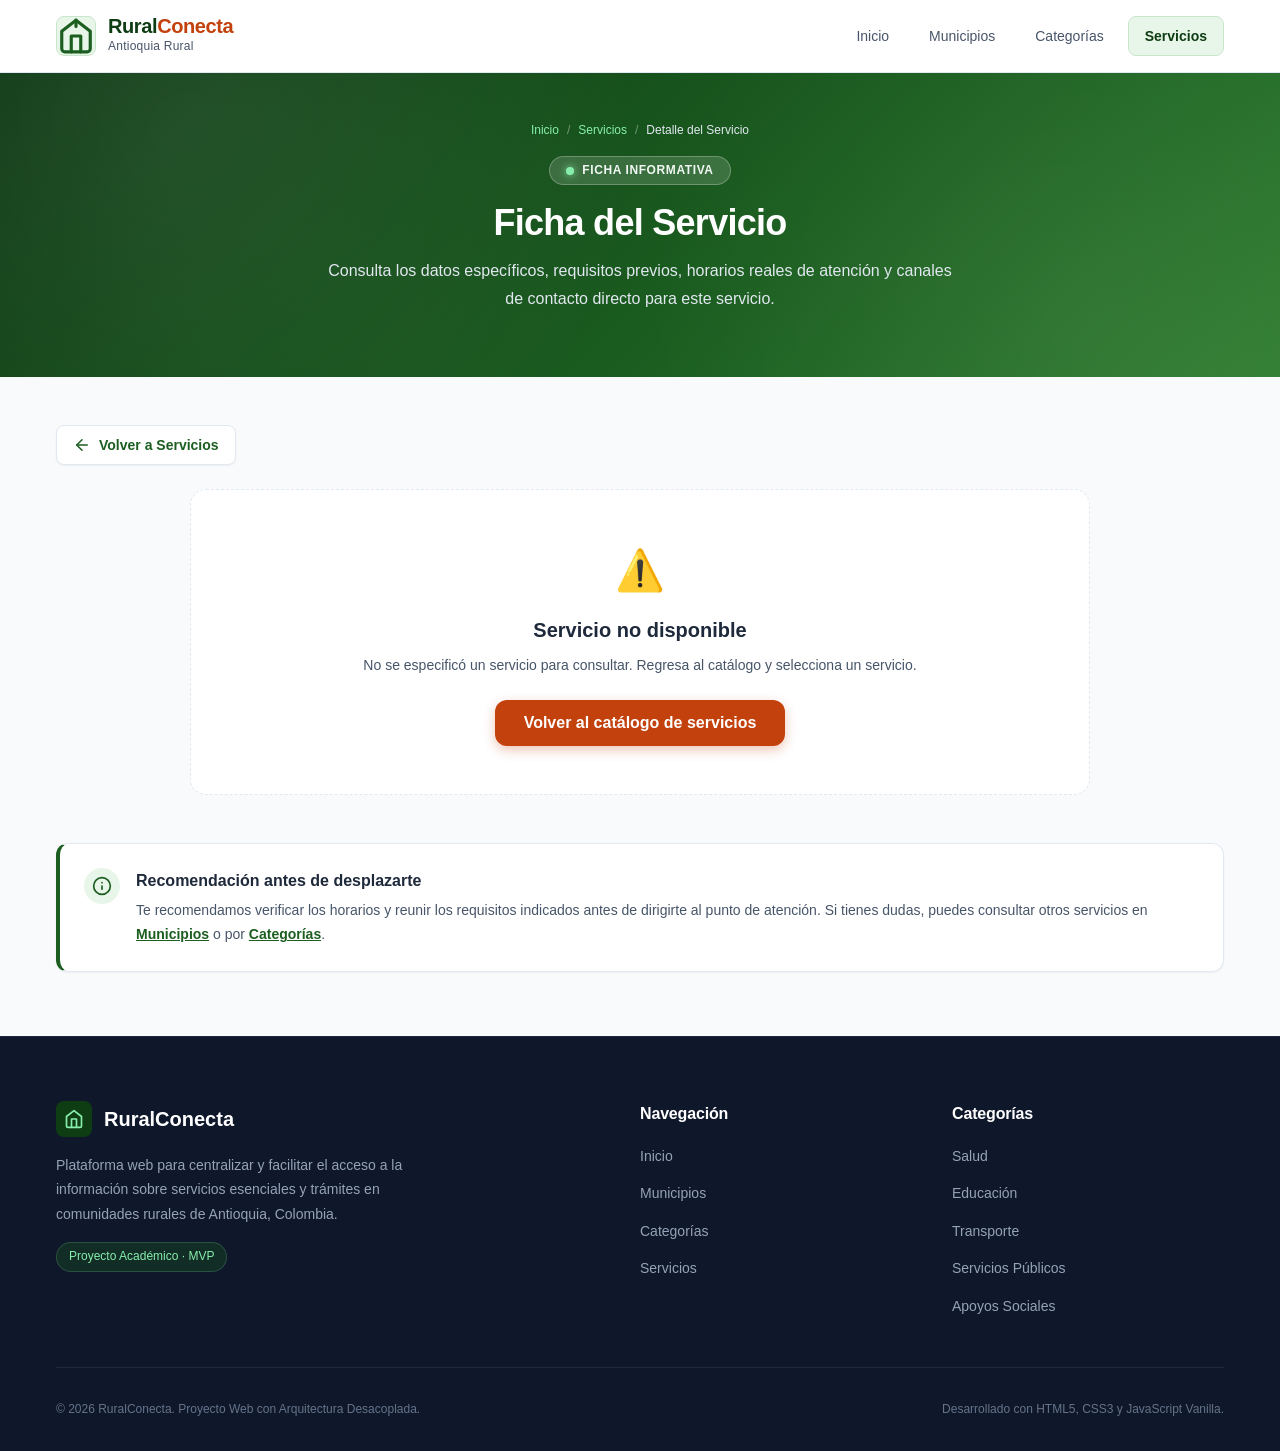
<file: frontend/servicio-detalle.html>
<!DOCTYPE html>
<html lang="es">
<head>
  <meta charset="UTF-8">
  <meta name="viewport" content="width=device-width, initial-scale=1.0">
  <meta name="description" content="Detalle de servicio esencial y trámite comunitario en RuralConecta. Consulta horarios, ubicación, requisitos y contacto oficial en Antioquia.">
  <meta name="keywords" content="Detalle de servicio, RuralConecta, Salud rural, Trámites Antioquia, Horarios, Requisitos, Contacto">
  <meta name="author" content="Equipo RuralConecta">
  <title>Detalle de Servicio | RuralConecta</title>

  <!-- Hoja de estilos principal -->
  <link rel="stylesheet" href="css/styles.css">

  <!-- Script de interacción principal -->
  <script src="js/main.js" defer></script>
  <script src="js/servicio-detalle.js" defer></script>
</head>
<body>

  <!-- ======================================================================
       ENCABEZADO Y NAVEGACIÓN PRINCIPAL
       ====================================================================== -->
  <header class="site-header" id="header">
    <div class="container nav-container">
      
      <!-- Logotipo y Nombre del Proyecto -->
      <a href="index.html" class="site-logo" aria-label="RuralConecta - Ir a la página de inicio">
        <div class="logo-icon-wrapper" aria-hidden="true">
          <svg viewBox="0 0 24 24" fill="none" stroke="currentColor" stroke-width="2" stroke-linecap="round" stroke-linejoin="round">
            <path d="M3 9l9-7 9 7v11a2 2 0 0 1-2 2H5a2 2 0 0 1-2-2z"></path>
            <polyline points="9 22 9 12 15 12 15 22"></polyline>
            <path d="M12 2v4"></path>
          </svg>
        </div>
        <div class="logo-text-group">
          <span class="logo-brand-name">Rural<span>Conecta</span></span>
          <span class="logo-tagline">Antioquia Rural</span>
        </div>
      </a>

      <!-- Botón Hamburguesa para Móviles -->
      <button 
        id="menu-toggle" 
        class="menu-toggle" 
        aria-label="Abrir menú de navegación principal" 
        aria-expanded="false" 
        aria-controls="site-nav"
      >
        <svg class="menu-toggle-icon" viewBox="0 0 24 24" fill="none" stroke="currentColor" stroke-width="2" stroke-linecap="round" stroke-linejoin="round" aria-hidden="true">
          <line x1="3" y1="12" x2="21" y2="12"></line>
          <line x1="3" y1="6" x2="21" y2="6"></line>
          <line x1="3" y1="18" x2="21" y2="18"></line>
        </svg>
      </button>

      <!-- Menú de Navegación -->
      <nav id="site-nav" class="site-nav" aria-label="Navegación principal">
        <ul class="nav-list">
          <li class="nav-item">
            <a href="index.html" class="nav-link">Inicio</a>
          </li>
          <li class="nav-item">
            <a href="municipios.html" class="nav-link">Municipios</a>
          </li>
          <li class="nav-item">
            <a href="categorias.html" class="nav-link">Categorías</a>
          </li>
          <li class="nav-item">
            <a href="servicios.html" class="nav-link active" aria-current="page">Servicios</a>
          </li>
        </ul>
      </nav>

    </div>
  </header>

  <!-- ======================================================================
       CONTENIDO PRINCIPAL
       ====================================================================== -->
  <main id="main-content">

    <!-- 1. ENCABEZADO DE LA VISTA Y MIGA DE PAN (PAGE HEADER & BREADCRUMBS) -->
    <section class="page-header" aria-labelledby="page-title">
      <div class="container">
        <div class="page-header-content">
          
          <!-- Migas de pan accesibles -->
          <nav class="page-breadcrumbs" aria-label="Migas de pan">
            <a href="index.html">Inicio</a>
            <span class="page-breadcrumbs-separator" aria-hidden="true">/</span>
            <a href="servicios.html">Servicios</a>
            <span class="page-breadcrumbs-separator" aria-hidden="true">/</span>
            <span aria-current="page">Detalle del Servicio</span>
          </nav>

          <div class="page-badge">
            <span class="page-badge-dot" aria-hidden="true"></span>
            <span>Ficha Informativa</span>
          </div>

          <h1 id="page-title" class="page-title">Ficha del Servicio</h1>

          <p class="page-description">
            Consulta los datos específicos, requisitos previos, horarios reales de atención y canales de contacto directo para este servicio.
          </p>

        </div>
      </div>
    </section>

    <!-- 2. SECCIÓN DE DETALLE DEL SERVICIO -->
    <section class="section detalle-section" aria-labelledby="detalle-heading">
      <div class="container">

        <!-- Barra de navegación rápida superior -->
        <div class="detalle-top-bar">
          <a href="servicios.html" class="btn-back" aria-label="Regresar al listado general de servicios">
            <svg viewBox="0 0 24 24" fill="none" stroke="currentColor" stroke-width="2" stroke-linecap="round" stroke-linejoin="round" aria-hidden="true">
              <line x1="19" y1="12" x2="5" y2="12"></line>
              <polyline points="12 19 5 12 12 5"></polyline>
            </svg>
            <span>Volver a Servicios</span>
          </a>
        </div>

        <!-- Contenedor del Detalle del Servicio (Preparado para renderizado dinámico vía Fetch API) -->
        <div id="servicio-detalle-container" class="servicio-detalle-wrapper">

          <!-- Ficha / Tarjeta de Detalle Demostrativa -->
          <article class="servicio-detalle-card" aria-labelledby="servicio-nombre">
            
            <!-- Encabezado de la Ficha -->
            <header class="detalle-card-header">
              <div class="detalle-icon-box" aria-hidden="true" id="servicio-icono-box">
                <svg viewBox="0 0 24 24" fill="none" stroke="currentColor" stroke-width="2" stroke-linecap="round" stroke-linejoin="round">
                  <path d="M22 12h-4l-3 9L9 3l-3 9H2"></path>
                </svg>
              </div>
              
              <div class="detalle-header-info">
                <h2 id="servicio-nombre" class="detalle-nombre">Puesto de Salud Rural</h2>
                
                <div class="detalle-badges">
                  <span id="servicio-categoria" class="servicio-badge servicio-badge-categoria">Salud</span>
                  <span id="servicio-municipio" class="servicio-badge servicio-badge-municipio">Jardín</span>
                  <span id="servicio-subregion" class="servicio-badge servicio-badge-subregion">Subregión Suroeste</span>
                </div>
              </div>
            </header>

            <!-- Bloque 1: Descripción General -->
            <div class="detalle-block detalle-descripcion-block">
              <h3 id="detalle-heading" class="detalle-block-title">
                <span class="detalle-title-icon" aria-hidden="true">
                  <svg viewBox="0 0 24 24" fill="none" stroke="currentColor" stroke-width="2" stroke-linecap="round" stroke-linejoin="round">
                    <circle cx="12" cy="12" r="10"></circle>
                    <line x1="12" y1="16" x2="12" y2="12"></line>
                    <line x1="12" y1="8" x2="12.01" y2="8"></line>
                  </svg>
                </span>
                <span>Descripción general</span>
              </h3>
              <p id="servicio-descripcion" class="detalle-description-text">
                Servicio de atención primaria para habitantes de las zonas rurales. Brinda orientación médica inicial, primeros auxilios, control de signos vitales y canalización oportuna a centros hospitalarios de mayor nivel.
              </p>
            </div>

            <!-- Bloque 2: Cuadrícula de Datos Clave (Modelo del Proyecto) -->
            <div class="detalle-info-grid" role="region" aria-label="Información operativa del servicio">
              
              <!-- 1. Ubicación / Dirección -->
              <div class="detalle-info-card">
                <div class="detalle-info-card-header">
                  <span class="detalle-info-icon" aria-hidden="true">
                    <svg viewBox="0 0 24 24" fill="none" stroke="currentColor" stroke-width="2" stroke-linecap="round" stroke-linejoin="round">
                      <path d="M21 10c0 7-9 13-9 13s-9-6-9-13a9 9 0 0 1 18 0z"></path>
                      <circle cx="12" cy="10" r="3"></circle>
                    </svg>
                  </span>
                  <span class="detalle-info-label">Ubicación y Dirección</span>
                </div>
                <div id="servicio-direccion" class="detalle-info-value">
                  Zona rural de Jardín, Antioquia
                </div>
              </div>

              <!-- 2. Horarios de Atención -->
              <div class="detalle-info-card">
                <div class="detalle-info-card-header">
                  <span class="detalle-info-icon" aria-hidden="true">
                    <svg viewBox="0 0 24 24" fill="none" stroke="currentColor" stroke-width="2" stroke-linecap="round" stroke-linejoin="round">
                      <circle cx="12" cy="12" r="10"></circle>
                      <polyline points="12 6 12 12 16 14"></polyline>
                    </svg>
                  </span>
                  <span class="detalle-info-label">Horarios de Atención</span>
                </div>
                <div id="servicio-horarios" class="detalle-info-value">
                  Lunes a viernes, 8:00 a. m. - 4:00 p. m.
                </div>
              </div>

              <!-- 3. Requisitos Previos -->
              <div class="detalle-info-card">
                <div class="detalle-info-card-header">
                  <span class="detalle-info-icon" aria-hidden="true">
                    <svg viewBox="0 0 24 24" fill="none" stroke="currentColor" stroke-width="2" stroke-linecap="round" stroke-linejoin="round">
                      <path d="M14 2H6a2 2 0 0 0-2 2v16a2 2 0 0 0 2 2h12a2 2 0 0 0 2-2V8z"></path>
                      <polyline points="14 2 14 8 20 8"></polyline>
                      <line x1="16" y1="13" x2="8" y2="13"></line>
                      <line x1="16" y1="17" x2="8" y2="17"></line>
                      <polyline points="10 9 9 9 8 9"></polyline>
                    </svg>
                  </span>
                  <span class="detalle-info-label">Requisitos del Trámite</span>
                </div>
                <div id="servicio-requisitos" class="detalle-info-value">
                  Documento de identidad.
                </div>
              </div>

              <!-- 4. Canales de Contacto -->
              <div class="detalle-info-card">
                <div class="detalle-info-card-header">
                  <span class="detalle-info-icon" aria-hidden="true">
                    <svg viewBox="0 0 24 24" fill="none" stroke="currentColor" stroke-width="2" stroke-linecap="round" stroke-linejoin="round">
                      <path d="M22 16.92v3a2 2 0 0 1-2.18 2 19.79 19.79 0 0 1-8.63-3.07 19.5 19.5 0 0 1-6-6 19.79 19.79 0 0 1-3.07-8.67A2 2 0 0 1 4.11 2h3a2 2 0 0 1 2 1.72 12.84 12.84 0 0 0 .7 2.81 2 2 0 0 1-.45 2.11L8.09 9.91a16 16 0 0 0 6 6l1.27-1.27a2 2 0 0 1 2.11-.45 12.84 12.84 0 0 0 2.81.7A2 2 0 0 1 22 16.92z"></path>
                    </svg>
                  </span>
                  <span class="detalle-info-label">Contacto y Orientación</span>
                </div>
                <div id="servicio-contacto" class="detalle-info-value">
                  Centro de atención municipal
                </div>
              </div>

            </div>

            <!-- Bloque 3: Acciones de Navegación -->
            <footer class="detalle-card-actions">
              <a href="servicios.html" class="btn btn-primary">
                <svg viewBox="0 0 24 24" fill="none" stroke="currentColor" stroke-width="2" stroke-linecap="round" stroke-linejoin="round" aria-hidden="true">
                  <line x1="19" y1="12" x2="5" y2="12"></line>
                  <polyline points="12 19 5 12 12 5"></polyline>
                </svg>
                <span>Volver al Catálogo de Servicios</span>
              </a>

              <a href="municipios.html" class="btn btn-outline-primary">
                <span>Ver otros municipios</span>
              </a>

              <a href="categorias.html" class="btn btn-outline-primary">
                <span>Ver otras categorías</span>
              </a>
            </footer>

          </article>

        </div>

        <!-- Cuadro de Información y Recomendación al Ciudadano -->
        <div class="servicios-info-box" role="complementary" aria-label="Recomendación para trámites">
          <div class="info-box-icon" aria-hidden="true">
            <svg viewBox="0 0 24 24" fill="none" stroke="currentColor" stroke-width="2" stroke-linecap="round" stroke-linejoin="round">
              <circle cx="12" cy="12" r="10"></circle>
              <line x1="12" y1="16" x2="12" y2="12"></line>
              <line x1="12" y1="8" x2="12.01" y2="8"></line>
            </svg>
          </div>
          <div class="info-box-content">
            <h3 class="info-box-title">Recomendación antes de desplazarte</h3>
            <p class="info-box-description">
              Te recomendamos verificar los horarios y reunir los requisitos indicados antes de dirigirte al punto de atención. Si tienes dudas, puedes consultar otros servicios en <a href="municipios.html">Municipios</a> o por <a href="categorias.html">Categorías</a>.
            </p>
          </div>
        </div>

      </div>
    </section>

  </main>

  <!-- ======================================================================
       PIE DE PÁGINA (FOOTER)
       ====================================================================== -->
  <footer class="site-footer">
    <div class="container">
      
      <div class="footer-grid">
        
        <!-- Identidad Institucional -->
        <div class="footer-brand">
          <a href="index.html" class="footer-logo">
            <div class="footer-logo-icon" aria-hidden="true">
              <svg viewBox="0 0 24 24" fill="none" stroke="currentColor" stroke-width="2" stroke-linecap="round" stroke-linejoin="round" style="width: 1.25rem; height: 1.25rem;">
                <path d="M3 9l9-7 9 7v11a2 2 0 0 1-2 2H5a2 2 0 0 1-2-2z"></path>
                <polyline points="9 22 9 12 15 12 15 22"></polyline>
              </svg>
            </div>
            <span>RuralConecta</span>
          </a>
          <p class="footer-description">
            Plataforma web para centralizar y facilitar el acceso a la información sobre servicios esenciales y trámites en comunidades rurales de Antioquia, Colombia.
          </p>
          <div class="footer-badge">
            <span>Proyecto Académico · MVP</span>
          </div>
        </div>

        <!-- Enlaces Rápidos -->
        <div class="footer-column">
          <h3 class="footer-column-title">Navegación</h3>
          <ul class="footer-links">
            <li><a href="index.html" class="footer-link">Inicio</a></li>
            <li><a href="municipios.html" class="footer-link">Municipios</a></li>
            <li><a href="categorias.html" class="footer-link">Categorías</a></li>
            <li><a href="servicios.html" class="footer-link">Servicios</a></li>
          </ul>
        </div>

        <!-- Categorías -->
        <div class="footer-column">
          <h3 class="footer-column-title">Categorías</h3>
          <ul class="footer-links">
            <li><a href="servicios.html" class="footer-link">Salud</a></li>
            <li><a href="servicios.html" class="footer-link">Educación</a></li>
            <li><a href="servicios.html" class="footer-link">Transporte</a></li>
            <li><a href="servicios.html" class="footer-link">Servicios Públicos</a></li>
            <li><a href="servicios.html" class="footer-link">Apoyos Sociales</a></li>
          </ul>
        </div>

      </div>

      <!-- Barra inferior de copyright -->
      <div class="footer-bottom">
        <p>&copy; 2026 RuralConecta. Proyecto Web con Arquitectura Desacoplada.</p>
        <p>Desarrollado con HTML5, CSS3 y JavaScript Vanilla.</p>
      </div>

    </div>
  </footer>

</body>
</html>
</file>
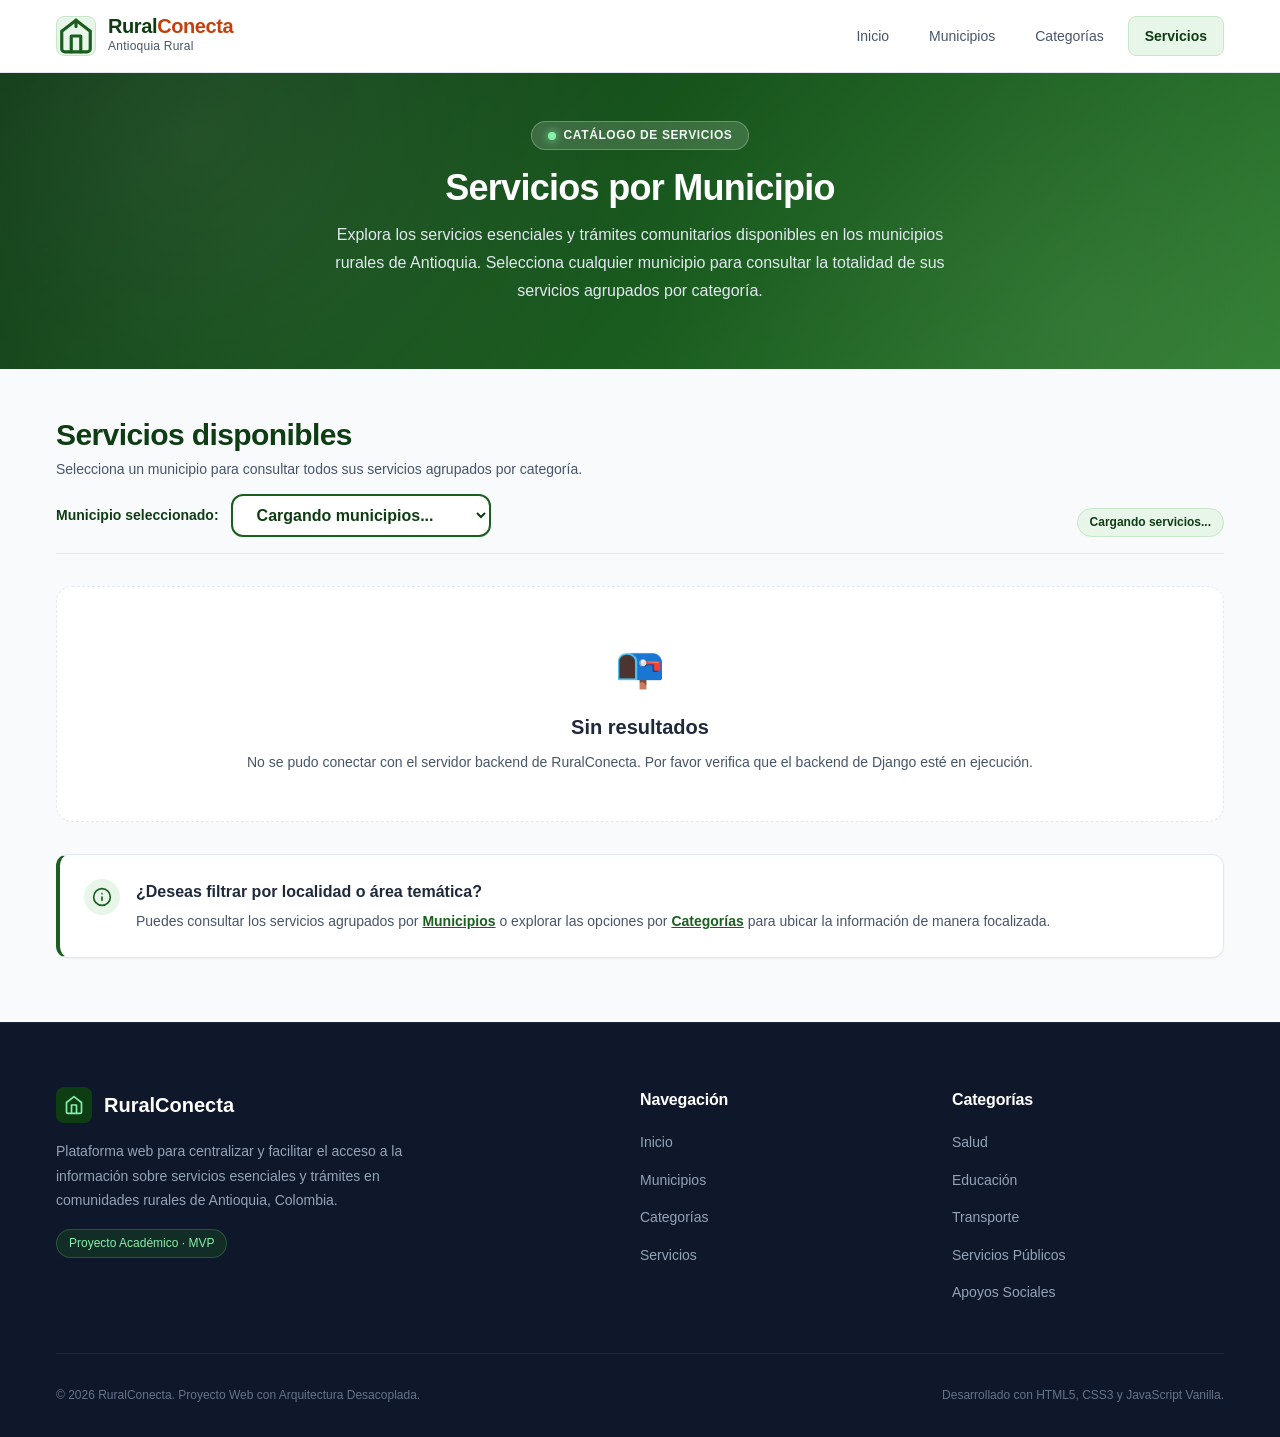
<file: frontend/servicios.html>
<!DOCTYPE html>
<html lang="es">
<head>
  <meta charset="UTF-8">
  <meta name="viewport" content="width=device-width, initial-scale=1.0">
  <meta name="description" content="Catálogo general de servicios esenciales y trámites rurales en RuralConecta. Consulta salud, educación, transporte, servicios públicos y apoyos sociales en Antioquia.">
  <meta name="keywords" content="Servicios rurales, RuralConecta, Salud rural, Educación rural, Transporte veredal, Servicios públicos, Apoyos sociales, Antioquia, Trámites">
  <meta name="author" content="Equipo RuralConecta">
  <title>Servicios | RuralConecta</title>

  <!-- Hoja de estilos principal -->
  <link rel="stylesheet" href="css/styles.css">

  <!-- Script de interacción principal -->
  <script src="js/main.js" defer></script>
  <script src="js/servicios.js" defer></script>
</head>
<body>

  <!-- ======================================================================
       ENCABEZADO Y NAVEGACIÓN PRINCIPAL
       ====================================================================== -->
  <header class="site-header" id="header">
    <div class="container nav-container">
      
      <!-- Logotipo y Nombre del Proyecto -->
      <a href="index.html" class="site-logo" aria-label="RuralConecta - Ir a la página de inicio">
        <div class="logo-icon-wrapper" aria-hidden="true">
          <svg viewBox="0 0 24 24" fill="none" stroke="currentColor" stroke-width="2" stroke-linecap="round" stroke-linejoin="round">
            <path d="M3 9l9-7 9 7v11a2 2 0 0 1-2 2H5a2 2 0 0 1-2-2z"></path>
            <polyline points="9 22 9 12 15 12 15 22"></polyline>
            <path d="M12 2v4"></path>
          </svg>
        </div>
        <div class="logo-text-group">
          <span class="logo-brand-name">Rural<span>Conecta</span></span>
          <span class="logo-tagline">Antioquia Rural</span>
        </div>
      </a>

      <!-- Botón Hamburguesa para Móviles -->
      <button 
        id="menu-toggle" 
        class="menu-toggle" 
        aria-label="Abrir menú de navegación principal" 
        aria-expanded="false" 
        aria-controls="site-nav"
      >
        <svg class="menu-toggle-icon" viewBox="0 0 24 24" fill="none" stroke="currentColor" stroke-width="2" stroke-linecap="round" stroke-linejoin="round" aria-hidden="true">
          <line x1="3" y1="12" x2="21" y2="12"></line>
          <line x1="3" y1="6" x2="21" y2="6"></line>
          <line x1="3" y1="18" x2="21" y2="18"></line>
        </svg>
      </button>

      <!-- Menú de Navegación -->
      <nav id="site-nav" class="site-nav" aria-label="Navegación principal">
        <ul class="nav-list">
          <li class="nav-item">
            <a href="index.html" class="nav-link">Inicio</a>
          </li>
          <li class="nav-item">
            <a href="municipios.html" class="nav-link">Municipios</a>
          </li>
          <li class="nav-item">
            <a href="categorias.html" class="nav-link">Categorías</a>
          </li>
          <li class="nav-item">
            <a href="servicios.html" class="nav-link active" aria-current="page">Servicios</a>
          </li>
        </ul>
      </nav>

    </div>
  </header>

  <!-- ======================================================================
       CONTENIDO PRINCIPAL
       ====================================================================== -->
  <main id="main-content">

    <!-- 1. ENCABEZADO DE LA VISTA (PAGE HEADER) -->
    <section class="page-header" aria-labelledby="page-title">
      <div class="container">
        <div class="page-header-content">
          
          <div class="page-badge">
            <span class="page-badge-dot" aria-hidden="true"></span>
            <span>Catálogo de Servicios</span>
          </div>

          <h1 id="page-title" class="page-title">Servicios por Municipio</h1>

          <p class="page-description">
            Explora los servicios esenciales y trámites comunitarios disponibles en los municipios rurales de Antioquia. Selecciona cualquier municipio para consultar la totalidad de sus servicios agrupados por categoría.
          </p>

        </div>
      </div>
    </section>

    <!-- 2. CATÁLOGO / LISTADO DE SERVICIOS -->
    <section class="section servicios-section" aria-labelledby="servicios-heading">
      <div class="container">

        <!-- Barra de herramientas / Encabezado de la sección -->
        <div class="section-toolbar">
          <div>
            <h2 id="servicios-heading" class="section-title">Servicios disponibles</h2>
            <p class="section-subtitle">
              Selecciona un municipio para consultar todos sus servicios agrupados por categoría.
            </p>

            <!-- Selector dinámico de Municipio -->
            <div class="municipio-select-container">
              <label for="select-municipio" class="municipio-select-label">Municipio seleccionado:</label>
              <select id="select-municipio" class="municipio-select" aria-label="Seleccionar municipio para consultar servicios">
                <option value="">Cargando municipios...</option>
              </select>
            </div>
          </div>
          <div class="toolbar-badge" id="servicios-total-badge" aria-label="Total de servicios registrados">
            <span>Cargando servicios...</span>
          </div>
        </div>

        <!-- Contenedor del listado de servicios (Renderizado dinámico agrupado por categorías vía Fetch API) -->
        <div id="servicios-container">
          <div class="empty-state">
            <div class="empty-state-icon">⏳</div>
            <h3 class="empty-state-title">Cargando información...</h3>
            <p class="empty-state-desc">Obteniendo servicios desde el servidor REST de RuralConecta.</p>
          </div>
        </div>

        <!-- Cuadro de Información y Orientación al Ciudadano -->
        <div class="servicios-info-box" role="complementary" aria-label="Información complementaria de consulta">
          <div class="info-box-icon" aria-hidden="true">
            <svg viewBox="0 0 24 24" fill="none" stroke="currentColor" stroke-width="2" stroke-linecap="round" stroke-linejoin="round">
              <circle cx="12" cy="12" r="10"></circle>
              <line x1="12" y1="16" x2="12" y2="12"></line>
              <line x1="12" y1="8" x2="12.01" y2="8"></line>
            </svg>
          </div>
          <div class="info-box-content">
            <h3 class="info-box-title">¿Deseas filtrar por localidad o área temática?</h3>
            <p class="info-box-description">
              Puedes consultar los servicios agrupados por <a href="municipios.html">Municipios</a> o explorar las opciones por <a href="categorias.html">Categorías</a> para ubicar la información de manera focalizada.
            </p>
          </div>
        </div>

      </div>
    </section>

  </main>

  <!-- ======================================================================
       PIE DE PÁGINA (FOOTER)
       ====================================================================== -->
  <footer class="site-footer">
    <div class="container">
      
      <div class="footer-grid">
        
        <!-- Identidad Institucional -->
        <div class="footer-brand">
          <a href="index.html" class="footer-logo">
            <div class="footer-logo-icon" aria-hidden="true">
              <svg viewBox="0 0 24 24" fill="none" stroke="currentColor" stroke-width="2" stroke-linecap="round" stroke-linejoin="round" style="width: 1.25rem; height: 1.25rem;">
                <path d="M3 9l9-7 9 7v11a2 2 0 0 1-2 2H5a2 2 0 0 1-2-2z"></path>
                <polyline points="9 22 9 12 15 12 15 22"></polyline>
              </svg>
            </div>
            <span>RuralConecta</span>
          </a>
          <p class="footer-description">
            Plataforma web para centralizar y facilitar el acceso a la información sobre servicios esenciales y trámites en comunidades rurales de Antioquia, Colombia.
          </p>
          <div class="footer-badge">
            <span>Proyecto Académico · MVP</span>
          </div>
        </div>

        <!-- Enlaces Rápidos -->
        <div class="footer-column">
          <h3 class="footer-column-title">Navegación</h3>
          <ul class="footer-links">
            <li><a href="index.html" class="footer-link">Inicio</a></li>
            <li><a href="municipios.html" class="footer-link">Municipios</a></li>
            <li><a href="categorias.html" class="footer-link">Categorías</a></li>
            <li><a href="servicios.html" class="footer-link">Servicios</a></li>
          </ul>
        </div>

        <!-- Categorías -->
        <div class="footer-column">
          <h3 class="footer-column-title">Categorías</h3>
          <ul class="footer-links">
            <li><a href="servicios.html" class="footer-link">Salud</a></li>
            <li><a href="servicios.html" class="footer-link">Educación</a></li>
            <li><a href="servicios.html" class="footer-link">Transporte</a></li>
            <li><a href="servicios.html" class="footer-link">Servicios Públicos</a></li>
            <li><a href="servicios.html" class="footer-link">Apoyos Sociales</a></li>
          </ul>
        </div>

      </div>

      <!-- Barra inferior de copyright -->
      <div class="footer-bottom">
        <p>&copy; 2026 RuralConecta. Proyecto Web con Arquitectura Desacoplada.</p>
        <p>Desarrollado con HTML5, CSS3 y JavaScript Vanilla.</p>
      </div>

    </div>
  </footer>

</body>
</html>
</file>
<file: frontend/css/styles.css>
/* ==========================================================================
   RURALCONECTA — SISTEMA DE ESTILOS CSS3
   Diseño modular, accesible y responsivo para comunidades rurales
   ========================================================================== */

/* ==========================================================================
   1. VARIABLES CSS (DESIGN TOKENS)
   ========================================================================== */
:root {
  /* Paleta de Colores — Naturaleza, Confianza y Accesibilidad */
  --color-primary: #1b5e20;        /* Verde bosque principal */
  --color-primary-dark: #0f3d13;   /* Verde profundo para contrastes y textos */
  --color-primary-light: #2e7d32;  /* Verde medio para hovers e interactividad */
  --color-primary-subtle: #e8f5e9; /* Verde muy claro para fondos de badges/tarjetas */
  --color-primary-border: #c8e6c9; /* Borde verde suave */

  --color-accent: #c2410c;         /* Ocre/Terracota cálido para llamadas a la acción */
  --color-accent-hover: #9a3412;   /* Terracota oscuro en hover */
  --color-accent-subtle: #ffedd5;  /* Acento tenue */

  --color-secondary: #0284c7;      /* Azul sereno para información institucional */
  --color-secondary-subtle: #e0f2fe;

  /* Escala de Grises y Superficies */
  --color-text-main: #1e293b;      /* Carbón oscuro para máxima legibilidad (WCAG AAA) */
  --color-text-muted: #475569;     /* Gris medio para descripciones y subtítulos */
  --color-text-light: #64748b;     /* Gris suave para notas al pie y metadatos */
  --color-text-inverse: #ffffff;   /* Blanco para textos sobre fondos oscuros */

  --color-bg-body: #f8fafc;        /* Fondo general suave */
  --color-bg-surface: #ffffff;     /* Fondo de tarjetas y contenedores */
  --color-bg-alt: #f1f5f9;         /* Fondo alterno para secciones */
  --color-bg-hero: linear-gradient(135deg, #0d3813 0%, #1b5e20 60%, #2e7d32 100%);

  --color-border: #e2e8f0;         /* Bordes de tarjetas y separadores */
  --color-border-hover: #cbd5e1;
  --color-focus-ring: #0284c7;     /* Anillo de foco de alto contraste */

  /* Tipografía */
  --font-family-base: -apple-system, BlinkMacSystemFont, "Segoe UI", Roboto, "Helvetica Neue", Arial, sans-serif;
  --font-family-heading: -apple-system, BlinkMacSystemFont, "Segoe UI", Roboto, "Helvetica Neue", Arial, sans-serif;

  --font-size-xs: 0.75rem;    /* 12px */
  --font-size-sm: 0.875rem;   /* 14px */
  --font-size-base: 1rem;     /* 16px */
  --font-size-lg: 1.125rem;   /* 18px */
  --font-size-xl: 1.25rem;    /* 20px */
  --font-size-2xl: 1.5rem;    /* 24px */
  --font-size-3xl: 1.875rem;  /* 30px */
  --font-size-4xl: 2.25rem;   /* 36px */
  --font-size-5xl: 3rem;      /* 48px */

  --font-weight-normal: 400;
  --font-weight-medium: 500;
  --font-weight-semibold: 600;
  --font-weight-bold: 700;

  --line-height-tight: 1.2;
  --line-height-snug: 1.35;
  --line-height-base: 1.6;
  --line-height-relaxed: 1.75;

  /* Espaciado */
  --spacing-1: 0.25rem; /* 4px */
  --spacing-2: 0.5rem;  /* 8px */
  --spacing-3: 0.75rem; /* 12px */
  --spacing-4: 1rem;    /* 16px */
  --spacing-5: 1.25rem; /* 20px */
  --spacing-6: 1.5rem;  /* 24px */
  --spacing-8: 2rem;    /* 32px */
  --spacing-10: 2.5rem; /* 40px */
  --spacing-12: 3rem;   /* 48px */
  --spacing-16: 4rem;   /* 64px */
  --spacing-20: 5rem;   /* 80px */

  /* Bordes y Redondeo */
  --radius-sm: 0.375rem; /* 6px */
  --radius-md: 0.5rem;   /* 8px */
  --radius-lg: 0.75rem;  /* 12px */
  --radius-xl: 1rem;     /* 16px */
  --radius-full: 9999px;

  /* Sombras Sutiles y Elevación */
  --shadow-sm: 0 1px 2px 0 rgba(0, 0, 0, 0.05);
  --shadow-md: 0 4px 6px -1px rgba(0, 0, 0, 0.07), 0 2px 4px -2px rgba(0, 0, 0, 0.05);
  --shadow-lg: 0 10px 15px -3px rgba(0, 0, 0, 0.08), 0 4px 6px -4px rgba(0, 0, 0, 0.04);
  --shadow-hover: 0 12px 20px -3px rgba(27, 94, 32, 0.12), 0 6px 8px -4px rgba(0, 0, 0, 0.05);

  /* Transiciones Suaves */
  --transition-fast: 0.15s ease-in-out;
  --transition-base: 0.25s ease-in-out;
  --transition-smooth: 0.35s cubic-bezier(0.4, 0, 0.2, 1);

  /* Layout y Contenedores */
  --container-max-width: 1200px;
  --header-height: 4.5rem;
}

/* ==========================================================================
   2. RESET Y ESTILOS BASE
   ========================================================================== */
*,
*::before,
*::after {
  box-sizing: border-box;
  margin: 0;
  padding: 0;
}

html {
  font-size: 100%;
  scroll-behavior: smooth;
  -webkit-text-size-adjust: 100%;
}

body {
  font-family: var(--font-family-base);
  font-size: var(--font-size-base);
  font-weight: var(--font-weight-normal);
  line-height: var(--line-height-base);
  color: var(--color-text-main);
  background-color: var(--color-bg-body);
  overflow-x: hidden;
  min-height: 100vh;
  display: flex;
  flex-direction: column;
}

img,
svg {
  display: block;
  max-width: 100%;
  height: auto;
}

a {
  color: var(--color-primary);
  text-decoration: none;
  transition: color var(--transition-fast);
}

a:hover {
  color: var(--color-primary-light);
}

button {
  font-family: inherit;
  font-size: inherit;
  cursor: pointer;
  border: none;
  background: transparent;
}

/* Accesibilidad: Foco Visible */
:focus-visible {
  outline: 3px solid var(--color-focus-ring);
  outline-offset: 3px;
  border-radius: var(--radius-sm);
}

/* Contenedor general */
.container {
  width: 100%;
  max-width: var(--container-max-width);
  margin-left: auto;
  margin-right: auto;
  padding-left: var(--spacing-4);
  padding-right: var(--spacing-4);
}

/* ==========================================================================
   3. ENCABEZADO Y BARRA DE NAVEGACIÓN (HEADER & NAVBAR)
   ========================================================================== */
.site-header {
  position: sticky;
  top: 0;
  z-index: 100;
  background-color: rgba(255, 255, 255, 0.96);
  backdrop-filter: blur(8px);
  -webkit-backdrop-filter: blur(8px);
  border-bottom: 1px solid var(--color-border);
  transition: box-shadow var(--transition-base);
}

.site-header.scrolled {
  box-shadow: var(--shadow-sm);
}

.nav-container {
  display: flex;
  align-items: center;
  justify-content: space-between;
  height: var(--header-height);
}

/* Logo de RuralConecta */
.site-logo {
  display: flex;
  align-items: center;
  gap: var(--spacing-3);
  text-decoration: none;
  color: var(--color-primary-dark);
  font-weight: var(--font-weight-bold);
  font-size: var(--font-size-xl);
  letter-spacing: -0.02em;
}

.site-logo:hover {
  color: var(--color-primary);
}

.logo-icon-wrapper {
  display: flex;
  align-items: center;
  justify-content: center;
  width: 2.5rem;
  height: 2.5rem;
  background: var(--color-primary-subtle);
  border: 1px solid var(--color-primary-border);
  border-radius: var(--radius-md);
  color: var(--color-primary);
  flex-shrink: 0;
}

.logo-text-group {
  display: flex;
  flex-direction: column;
}

.logo-brand-name {
  font-size: 1.25rem;
  line-height: 1.1;
  font-weight: 700;
  color: var(--color-primary-dark);
}

.logo-brand-name span {
  color: var(--color-accent);
}

.logo-tagline {
  font-size: var(--font-size-xs);
  font-weight: var(--font-weight-medium);
  color: var(--color-text-muted);
  letter-spacing: 0.02em;
}

/* Menú de Navegación */
.site-nav {
  display: flex;
  align-items: center;
}

.nav-list {
  display: flex;
  align-items: center;
  gap: var(--spacing-2);
  list-style: none;
}

.nav-link {
  display: inline-flex;
  align-items: center;
  padding: var(--spacing-2) var(--spacing-4);
  font-size: var(--font-size-sm);
  font-weight: var(--font-weight-medium);
  color: var(--color-text-muted);
  border-radius: var(--radius-md);
  transition: all var(--transition-fast);
  text-decoration: none;
}

.nav-link:hover {
  color: var(--color-primary-dark);
  background-color: var(--color-primary-subtle);
}

.nav-link.active {
  color: var(--color-primary-dark);
  background-color: var(--color-primary-subtle);
  font-weight: var(--font-weight-semibold);
  border: 1px solid var(--color-primary-border);
}

/* Botón Hamburguesa Móvil */
.menu-toggle {
  display: none;
  flex-direction: column;
  justify-content: center;
  align-items: center;
  width: 2.75rem;
  height: 2.75rem;
  padding: var(--spacing-2);
  border-radius: var(--radius-md);
  color: var(--color-text-main);
  background-color: var(--color-bg-alt);
  border: 1px solid var(--color-border);
  transition: all var(--transition-fast);
}

.menu-toggle:hover {
  background-color: var(--color-primary-subtle);
  color: var(--color-primary);
}

.menu-toggle-icon {
  width: 1.5rem;
  height: 1.5rem;
  transition: transform var(--transition-base);
}

/* ==========================================================================
   4. HERO PRINCIPAL Y BANNER
   ========================================================================== */
.hero-section {
  position: relative;
  background: var(--color-bg-hero);
  color: var(--color-text-inverse);
  padding: var(--spacing-10) 0 var(--spacing-16) 0;
  overflow: hidden;
}

/* Patrón geométrico de fondo sutil sin imágenes externas */
.hero-section::before {
  content: "";
  position: absolute;
  top: 0;
  left: 0;
  right: 0;
  bottom: 0;
  background-image: 
    radial-gradient(circle at 20% 30%, rgba(255, 255, 255, 0.08) 0%, transparent 40%),
    radial-gradient(circle at 80% 70%, rgba(255, 237, 213, 0.06) 0%, transparent 40%);
  pointer-events: none;
}

.hero-container {
  display: flex;
  flex-direction: column;
  align-items: center;
  gap: var(--spacing-8);
}

/* Contenedor del Banner Principal */
.hero-banner-wrapper {
  position: relative;
  width: 100%;
  max-width: 1080px;
  margin: 0 auto;
  border-radius: var(--radius-xl);
  overflow: hidden;
  box-shadow: 0 20px 35px -10px rgba(0, 0, 0, 0.45), 0 0 0 1px rgba(255, 255, 255, 0.18);
  background-color: var(--color-primary-dark);
}

.hero-banner-img {
  width: 100%;
  height: 440px;
  object-fit: cover;
  object-position: center 85%;
  display: block;
  transition: transform 0.6s ease-out;
}

.hero-banner-wrapper:hover .hero-banner-img {
  transform: scale(1.025);
}

.hero-banner-overlay {
  position: absolute;
  inset: 0;
  background: linear-gradient(
    to bottom,
    rgba(15, 61, 19, 0.05) 0%,
    rgba(15, 61, 19, 0.2) 60%,
    rgba(15, 61, 19, 0.45) 100%
  );
  pointer-events: none;
}

.hero-banner-tag {
  position: absolute;
  bottom: var(--spacing-4);
  left: var(--spacing-4);
  display: inline-flex;
  align-items: center;
  gap: var(--spacing-2);
  padding: 0.45rem 1rem;
  background-color: rgba(15, 23, 42, 0.78);
  backdrop-filter: blur(10px);
  -webkit-backdrop-filter: blur(10px);
  border: 1px solid rgba(255, 255, 255, 0.22);
  border-radius: var(--radius-full);
  color: #ffffff;
  font-size: var(--font-size-xs);
  font-weight: var(--font-weight-semibold);
  letter-spacing: 0.02em;
  box-shadow: var(--shadow-md);
  z-index: 2;
}

.hero-banner-tag svg {
  width: 0.95rem;
  height: 0.95rem;
  color: #86efac;
}

.hero-content {
  position: relative;
  z-index: 1;
  max-width: 840px;
  margin: 0 auto;
  text-align: center;
}

.hero-badge {
  display: inline-flex;
  align-items: center;
  gap: var(--spacing-2);
  padding: var(--spacing-1) var(--spacing-4);
  background-color: rgba(255, 255, 255, 0.15);
  border: 1px solid rgba(255, 255, 255, 0.25);
  border-radius: var(--radius-full);
  font-size: var(--font-size-xs);
  font-weight: var(--font-weight-semibold);
  letter-spacing: 0.05em;
  text-transform: uppercase;
  color: #f1f8f3;
  margin-bottom: var(--spacing-4);
}

.hero-badge-dot {
  width: 0.5rem;
  height: 0.5rem;
  background-color: #86efac;
  border-radius: 50%;
  display: inline-block;
  box-shadow: 0 0 8px #86efac;
}

.hero-title {
  font-size: var(--font-size-4xl);
  font-weight: var(--font-weight-bold);
  line-height: var(--line-height-tight);
  color: var(--color-text-inverse);
  margin-bottom: var(--spacing-4);
  letter-spacing: -0.03em;
}

.hero-title-highlight {
  color: #fed7aa;
  position: relative;
  display: inline-block;
}

.hero-description {
  font-size: var(--font-size-lg);
  line-height: var(--line-height-relaxed);
  color: #e2e8f0;
  margin-bottom: var(--spacing-8);
  max-width: 680px;
  margin-left: auto;
  margin-right: auto;
}

.hero-actions {
  display: flex;
  align-items: center;
  justify-content: center;
  gap: var(--spacing-4);
  flex-wrap: wrap;
}

/* ==========================================================================
   5. BOTONES Y ACCIONES
   ========================================================================== */
.btn {
  display: inline-flex;
  align-items: center;
  justify-content: center;
  gap: var(--spacing-2);
  padding: 0.875rem 1.75rem;
  font-size: var(--font-size-base);
  font-weight: var(--font-weight-semibold);
  line-height: 1;
  border-radius: var(--radius-lg);
  transition: all var(--transition-base);
  text-decoration: none;
  cursor: pointer;
  border: 1px solid transparent;
}

.btn svg {
  width: 1.25rem;
  height: 1.25rem;
  transition: transform var(--transition-fast);
}

.btn-primary {
  background-color: var(--color-accent);
  color: var(--color-text-inverse);
  box-shadow: 0 4px 12px rgba(194, 65, 12, 0.3);
}

.btn-primary:hover {
  background-color: var(--color-accent-hover);
  color: var(--color-text-inverse);
  transform: translateY(-2px);
  box-shadow: 0 6px 16px rgba(194, 65, 12, 0.4);
}

.btn-primary:hover svg {
  transform: translateX(4px);
}

.btn-secondary {
  background-color: rgba(255, 255, 255, 0.15);
  color: var(--color-text-inverse);
  border-color: rgba(255, 255, 255, 0.3);
  backdrop-filter: blur(4px);
}

.btn-secondary:hover {
  background-color: rgba(255, 255, 255, 0.25);
  color: var(--color-text-inverse);
  transform: translateY(-2px);
}

.btn-outline-primary {
  background-color: transparent;
  color: var(--color-primary);
  border-color: var(--color-primary);
}

.btn-outline-primary:hover {
  background-color: var(--color-primary);
  color: var(--color-text-inverse);
  transform: translateY(-2px);
  box-shadow: var(--shadow-md);
}

/* ==========================================================================
   6. SECCIONES Y ENCABEZADOS COMUNES
   ========================================================================== */
.section {
  padding: var(--spacing-16) 0;
}

.section-alt {
  background-color: var(--color-bg-alt);
}

.section-header {
  text-align: center;
  max-width: 680px;
  margin: 0 auto var(--spacing-12) auto;
}

.section-badge {
  display: inline-block;
  padding: var(--spacing-1) var(--spacing-3);
  background-color: var(--color-primary-subtle);
  color: var(--color-primary-dark);
  border: 1px solid var(--color-primary-border);
  border-radius: var(--radius-full);
  font-size: var(--font-size-xs);
  font-weight: var(--font-weight-bold);
  letter-spacing: 0.05em;
  text-transform: uppercase;
  margin-bottom: var(--spacing-3);
}

.section-title {
  font-size: var(--font-size-3xl);
  font-weight: var(--font-weight-bold);
  color: var(--color-primary-dark);
  line-height: var(--line-height-tight);
  margin-bottom: var(--spacing-3);
  letter-spacing: -0.02em;
}

.section-subtitle {
  font-size: var(--font-size-base);
  color: var(--color-text-muted);
  line-height: var(--line-height-relaxed);
}

/* ==========================================================================
   7. SECCIÓN "¿CÓMO FUNCIONA?" (FLUJO EN 3 PASOS)
   ========================================================================== */
.steps-grid {
  display: grid;
  grid-template-columns: repeat(3, 1fr);
  gap: var(--spacing-8);
  position: relative;
}

.step-card {
  background-color: var(--color-bg-surface);
  border: 1px solid var(--color-border);
  border-radius: var(--radius-xl);
  padding: var(--spacing-8) var(--spacing-6);
  position: relative;
  display: flex;
  flex-direction: column;
  align-items: flex-start;
  transition: transform var(--transition-base), box-shadow var(--transition-base), border-color var(--transition-base);
  box-shadow: var(--shadow-sm);
}

.step-card:hover {
  transform: translateY(-4px);
  box-shadow: var(--shadow-hover);
  border-color: var(--color-primary-border);
}

.step-header {
  display: flex;
  align-items: center;
  justify-content: space-between;
  width: 100%;
  margin-bottom: var(--spacing-5);
}

.step-icon-box {
  width: 3.5rem;
  height: 3.5rem;
  border-radius: var(--radius-lg);
  background-color: var(--color-primary-subtle);
  color: var(--color-primary);
  display: flex;
  align-items: center;
  justify-content: center;
  border: 1px solid var(--color-primary-border);
}

.step-icon-box svg {
  width: 1.75rem;
  height: 1.75rem;
}

.step-number {
  font-size: var(--font-size-2xl);
  font-weight: var(--font-weight-bold);
  color: var(--color-primary-border);
  line-height: 1;
}

.step-title {
  font-size: var(--font-size-xl);
  font-weight: var(--font-weight-bold);
  color: var(--color-text-main);
  margin-bottom: var(--spacing-3);
  line-height: var(--line-height-snug);
}

.step-description {
  font-size: var(--font-size-sm);
  color: var(--color-text-muted);
  line-height: var(--line-height-relaxed);
  margin-bottom: var(--spacing-4);
}

.step-tag {
  margin-top: auto;
  font-size: var(--font-size-xs);
  font-weight: var(--font-weight-semibold);
  color: var(--color-primary);
  display: inline-flex;
  align-items: center;
  gap: var(--spacing-1);
}

/* ==========================================================================
   8. SECCIÓN DE CATEGORÍAS ESENCIALES (PREVIEW INFORMATIVO)
   ========================================================================== */
.categories-grid {
  display: grid;
  grid-template-columns: repeat(auto-fit, minmax(210px, 1fr));
  gap: var(--spacing-6);
}

.category-card {
  background-color: var(--color-bg-surface);
  border: 1px solid var(--color-border);
  border-radius: var(--radius-xl);
  padding: var(--spacing-6);
  text-align: center;
  display: flex;
  flex-direction: column;
  align-items: center;
  transition: transform var(--transition-base), box-shadow var(--transition-base), border-color var(--transition-base);
  box-shadow: var(--shadow-sm);
}

.category-card:hover {
  transform: translateY(-4px);
  box-shadow: var(--shadow-hover);
  border-color: var(--color-primary-border);
}

.category-icon-wrapper {
  width: 3.5rem;
  height: 3.5rem;
  border-radius: 50%;
  background-color: var(--color-primary-subtle);
  color: var(--color-primary);
  display: flex;
  align-items: center;
  justify-content: center;
  margin-bottom: var(--spacing-4);
  border: 1px solid var(--color-primary-border);
  transition: transform var(--transition-fast);
}

.category-card:hover .category-icon-wrapper {
  transform: scale(1.08);
  background-color: var(--color-primary);
  color: var(--color-text-inverse);
}

.category-icon-wrapper svg {
  width: 1.75rem;
  height: 1.75rem;
}

.category-title {
  font-size: var(--font-size-lg);
  font-weight: var(--font-weight-bold);
  color: var(--color-text-main);
  margin-bottom: var(--spacing-2);
}

.category-desc {
  font-size: var(--font-size-xs);
  color: var(--color-text-muted);
  line-height: var(--line-height-relaxed);
}

/* ==========================================================================
   9. SECCIÓN DE BENEFICIOS
   ========================================================================== */
.benefits-grid {
  display: grid;
  grid-template-columns: repeat(2, 1fr);
  gap: var(--spacing-6);
}

.benefit-card {
  background-color: var(--color-bg-surface);
  border: 1px solid var(--color-border);
  border-radius: var(--radius-xl);
  padding: var(--spacing-6);
  display: flex;
  gap: var(--spacing-5);
  align-items: flex-start;
  transition: transform var(--transition-base), box-shadow var(--transition-base);
  box-shadow: var(--shadow-sm);
}

.benefit-card:hover {
  transform: translateY(-2px);
  box-shadow: var(--shadow-md);
  border-color: var(--color-border-hover);
}

.benefit-icon {
  width: 3rem;
  height: 3rem;
  border-radius: var(--radius-lg);
  background-color: var(--color-accent-subtle);
  color: var(--color-accent);
  display: flex;
  align-items: center;
  justify-content: center;
  flex-shrink: 0;
  border: 1px solid rgba(194, 65, 12, 0.15);
}

.benefit-icon svg {
  width: 1.5rem;
  height: 1.5rem;
}

.benefit-content {
  flex: 1;
}

.benefit-title {
  font-size: var(--font-size-lg);
  font-weight: var(--font-weight-bold);
  color: var(--color-text-main);
  margin-bottom: var(--spacing-2);
}

.benefit-description {
  font-size: var(--font-size-sm);
  color: var(--color-text-muted);
  line-height: var(--line-height-relaxed);
}

/* ==========================================================================
   10. LLAMADA A LA ACCIÓN FINAL (CTA BANNER)
   ========================================================================== */
.cta-section {
  background: linear-gradient(135deg, #1b5e20 0%, #0d3813 100%);
  color: var(--color-text-inverse);
  padding: var(--spacing-16) 0;
  text-align: center;
}

.cta-box {
  max-width: 720px;
  margin: 0 auto;
}

.cta-title {
  font-size: var(--font-size-3xl);
  font-weight: var(--font-weight-bold);
  color: var(--color-text-inverse);
  margin-bottom: var(--spacing-4);
  letter-spacing: -0.02em;
}

.cta-description {
  font-size: var(--font-size-lg);
  color: #e2e8f0;
  margin-bottom: var(--spacing-8);
  line-height: var(--line-height-relaxed);
}

/* ==========================================================================
   11. PIE DE PÁGINA (FOOTER)
   ========================================================================== */
.site-footer {
  background-color: #0f172a;
  color: #94a3b8;
  padding-top: var(--spacing-16);
  padding-bottom: var(--spacing-8);
  border-top: 1px solid #1e293b;
  margin-top: auto;
}

.footer-grid {
  display: grid;
  grid-template-columns: 2fr 1fr 1fr;
  gap: var(--spacing-10);
  margin-bottom: var(--spacing-12);
}

.footer-brand {
  display: flex;
  flex-direction: column;
  gap: var(--spacing-4);
}

.footer-logo {
  display: flex;
  align-items: center;
  gap: var(--spacing-3);
  color: #ffffff;
  font-size: var(--font-size-xl);
  font-weight: var(--font-weight-bold);
  text-decoration: none;
}

.footer-logo-icon {
  display: flex;
  align-items: center;
  justify-content: center;
  width: 2.25rem;
  height: 2.25rem;
  background-color: var(--color-primary-dark);
  border-radius: var(--radius-md);
  color: #86efac;
}

.footer-description {
  font-size: var(--font-size-sm);
  line-height: var(--line-height-relaxed);
  color: #94a3b8;
  max-width: 380px;
}

.footer-badge {
  display: inline-flex;
  align-items: center;
  gap: var(--spacing-2);
  font-size: var(--font-size-xs);
  color: #86efac;
  background-color: rgba(27, 94, 32, 0.3);
  border: 1px solid rgba(134, 239, 172, 0.2);
  padding: var(--spacing-1) var(--spacing-3);
  border-radius: var(--radius-full);
  align-self: flex-start;
}

.footer-column-title {
  font-size: var(--font-size-base);
  font-weight: var(--font-weight-bold);
  color: #ffffff;
  margin-bottom: var(--spacing-4);
  letter-spacing: -0.01em;
}

.footer-links {
  list-style: none;
  display: flex;
  flex-direction: column;
  gap: var(--spacing-3);
}

.footer-link {
  font-size: var(--font-size-sm);
  color: #94a3b8;
  text-decoration: none;
  transition: color var(--transition-fast), transform var(--transition-fast);
  display: inline-block;
}

.footer-link:hover {
  color: #86efac;
  transform: translateX(3px);
}

.footer-bottom {
  padding-top: var(--spacing-8);
  border-top: 1px solid #1e293b;
  display: flex;
  align-items: center;
  justify-content: space-between;
  flex-wrap: wrap;
  gap: var(--spacing-4);
  font-size: var(--font-size-xs);
  color: #64748b;
}

/* ==========================================================================
   12. ENCABEZADO DE PÁGINAS INTERIORES (PAGE HEADER)
   ========================================================================== */
.page-header {
  position: relative;
  background: var(--color-bg-hero);
  color: var(--color-text-inverse);
  padding: var(--spacing-12) 0 var(--spacing-16) 0;
  overflow: hidden;
}

.page-header::before {
  content: "";
  position: absolute;
  top: 0;
  left: 0;
  right: 0;
  bottom: 0;
  background-image: 
    radial-gradient(circle at 15% 20%, rgba(255, 255, 255, 0.08) 0%, transparent 40%),
    radial-gradient(circle at 85% 80%, rgba(255, 237, 213, 0.06) 0%, transparent 40%);
  pointer-events: none;
}

.page-header-content {
  position: relative;
  z-index: 1;
  max-width: 760px;
  margin: 0 auto;
  text-align: center;
}

.page-badge {
  display: inline-flex;
  align-items: center;
  gap: var(--spacing-2);
  padding: var(--spacing-1) var(--spacing-4);
  background-color: rgba(255, 255, 255, 0.15);
  border: 1px solid rgba(255, 255, 255, 0.25);
  border-radius: var(--radius-full);
  font-size: var(--font-size-xs);
  font-weight: var(--font-weight-semibold);
  letter-spacing: 0.05em;
  text-transform: uppercase;
  color: #f1f8f3;
  margin-bottom: var(--spacing-4);
}

.page-badge-dot {
  width: 0.5rem;
  height: 0.5rem;
  background-color: #86efac;
  border-radius: 50%;
  display: inline-block;
  box-shadow: 0 0 8px #86efac;
}

.page-title {
  font-size: var(--font-size-4xl);
  font-weight: var(--font-weight-bold);
  line-height: var(--line-height-tight);
  color: var(--color-text-inverse);
  margin-bottom: var(--spacing-3);
  letter-spacing: -0.02em;
}

.page-description {
  font-size: var(--font-size-base);
  line-height: var(--line-height-relaxed);
  color: #e2e8f0;
  max-width: 640px;
  margin: 0 auto;
}

/* ==========================================================================
   13. SECCIÓN Y TARJETAS DE MUNICIPIOS (municipios.html)
   ========================================================================== */
.municipios-section {
  padding: var(--spacing-12) 0 var(--spacing-16) 0;
}

/* Barra de herramientas / encabezado de sección */
.section-toolbar {
  display: flex;
  align-items: flex-end;
  justify-content: space-between;
  gap: var(--spacing-4);
  margin-bottom: var(--spacing-8);
  padding-bottom: var(--spacing-4);
  border-bottom: 1px solid var(--color-border);
}

.section-toolbar .section-title {
  margin-bottom: var(--spacing-1);
}

.section-toolbar .section-subtitle {
  font-size: var(--font-size-sm);
  color: var(--color-text-muted);
}

.toolbar-badge {
  display: inline-flex;
  align-items: center;
  padding: var(--spacing-1) var(--spacing-3);
  background-color: var(--color-primary-subtle);
  color: var(--color-primary-dark);
  border: 1px solid var(--color-primary-border);
  border-radius: var(--radius-full);
  font-size: var(--font-size-xs);
  font-weight: var(--font-weight-semibold);
  white-space: nowrap;
}

/* Grid de Municipios */
.municipios-grid {
  display: grid;
  grid-template-columns: repeat(auto-fill, minmax(320px, 1fr));
  gap: var(--spacing-6);
  margin-bottom: var(--spacing-12);
}

/* Tarjeta individual de Municipio */
.municipio-card {
  background-color: var(--color-bg-surface);
  border: 1px solid var(--color-border);
  border-radius: var(--radius-xl);
  padding: var(--spacing-6);
  display: flex;
  flex-direction: column;
  box-shadow: var(--shadow-sm);
  transition: transform var(--transition-base), box-shadow var(--transition-base), border-color var(--transition-base);
}

.municipio-card:hover {
  transform: translateY(-4px);
  box-shadow: var(--shadow-hover);
  border-color: var(--color-primary-border);
}

/* Encabezado de la Tarjeta */
.municipio-card-header {
  display: flex;
  align-items: center;
  justify-content: space-between;
  gap: var(--spacing-3);
  margin-bottom: var(--spacing-4);
}

.municipio-icon-box {
  width: 2.75rem;
  height: 2.75rem;
  border-radius: var(--radius-lg);
  background-color: var(--color-primary-subtle);
  color: var(--color-primary);
  display: flex;
  align-items: center;
  justify-content: center;
  border: 1px solid var(--color-primary-border);
  flex-shrink: 0;
}

.municipio-icon-box svg {
  width: 1.35rem;
  height: 1.35rem;
}

.municipio-subregion {
  font-size: var(--font-size-xs);
  font-weight: var(--font-weight-semibold);
  color: var(--color-primary-dark);
  background-color: #f1f8f4;
  border: 1px solid var(--color-primary-border);
  padding: var(--spacing-1) var(--spacing-3);
  border-radius: var(--radius-full);
}

/* Cuerpo de la Tarjeta */
.municipio-card-body {
  flex: 1;
  display: flex;
  flex-direction: column;
  margin-bottom: var(--spacing-5);
}

.municipio-name {
  font-size: var(--font-size-xl);
  font-weight: var(--font-weight-bold);
  color: var(--color-text-main);
  margin-bottom: var(--spacing-2);
  letter-spacing: -0.01em;
}

.municipio-description {
  font-size: var(--font-size-sm);
  color: var(--color-text-muted);
  line-height: var(--line-height-relaxed);
}

/* Pie de la Tarjeta y Botón de Acción */
.municipio-card-footer {
  margin-top: auto;
  padding-top: var(--spacing-4);
  border-top: 1px solid var(--color-border);
}

.municipio-btn {
  width: 100%;
  font-size: var(--font-size-sm);
  padding: 0.625rem 1rem;
}

/* Cuadro de Información Adicional / Cobertura Territorial */
.municipios-info-box {
  background-color: var(--color-bg-surface);
  border: 1px solid var(--color-border);
  border-left: 4px solid var(--color-primary);
  border-radius: var(--radius-lg);
  padding: var(--spacing-6);
  display: flex;
  align-items: flex-start;
  gap: var(--spacing-4);
  box-shadow: var(--shadow-sm);
}

.info-box-icon {
  width: 2.25rem;
  height: 2.25rem;
  border-radius: 50%;
  background-color: var(--color-primary-subtle);
  color: var(--color-primary);
  display: flex;
  align-items: center;
  justify-content: center;
  flex-shrink: 0;
}

.info-box-icon svg {
  width: 1.25rem;
  height: 1.25rem;
}

.info-box-content {
  flex: 1;
}

.info-box-title {
  font-size: var(--font-size-base);
  font-weight: var(--font-weight-bold);
  color: var(--color-text-main);
  margin-bottom: var(--spacing-1);
}

.info-box-description {
  font-size: var(--font-size-sm);
  color: var(--color-text-muted);
  line-height: var(--line-height-relaxed);
}

.info-box-description a {
  color: var(--color-primary);
  font-weight: var(--font-weight-semibold);
  text-decoration: underline;
}

.info-box-description a:hover {
  color: var(--color-primary-light);
}

/* ==========================================================================
   14. SECCIÓN Y TARJETAS DE CATEGORÍAS (categorias.html)
   ========================================================================== */
.categorias-section {
  padding: var(--spacing-12) 0 var(--spacing-16) 0;
}

/* Grid del Catálogo de Categorías */
.categorias-catalog-grid {
  display: grid;
  grid-template-columns: repeat(auto-fill, minmax(320px, 1fr));
  gap: var(--spacing-6);
  margin-bottom: var(--spacing-12);
}

/* Tarjeta individual de Categoría en el catálogo */
.categoria-card {
  background-color: var(--color-bg-surface);
  border: 1px solid var(--color-border);
  border-radius: var(--radius-xl);
  padding: var(--spacing-6);
  display: flex;
  flex-direction: column;
  box-shadow: var(--shadow-sm);
  transition: transform var(--transition-base), box-shadow var(--transition-base), border-color var(--transition-base);
}

.categoria-card:hover {
  transform: translateY(-4px);
  box-shadow: var(--shadow-hover);
  border-color: var(--color-primary-border);
}

/* Encabezado de la Tarjeta */
.categoria-card-header {
  display: flex;
  align-items: center;
  justify-content: space-between;
  gap: var(--spacing-3);
  margin-bottom: var(--spacing-4);
}

.categoria-icon-box {
  width: 2.75rem;
  height: 2.75rem;
  border-radius: var(--radius-lg);
  background-color: var(--color-primary-subtle);
  color: var(--color-primary);
  display: flex;
  align-items: center;
  justify-content: center;
  border: 1px solid var(--color-primary-border);
  flex-shrink: 0;
  transition: transform var(--transition-fast), background-color var(--transition-fast);
}

.categoria-card:hover .categoria-icon-box {
  transform: scale(1.05);
  background-color: var(--color-primary);
  color: var(--color-text-inverse);
}

.categoria-icon-box svg {
  width: 1.35rem;
  height: 1.35rem;
}

.categoria-badge {
  font-size: var(--font-size-xs);
  font-weight: var(--font-weight-semibold);
  color: var(--color-primary-dark);
  background-color: #f1f8f4;
  border: 1px solid var(--color-primary-border);
  padding: var(--spacing-1) var(--spacing-3);
  border-radius: var(--radius-full);
}

/* Cuerpo de la Tarjeta */
.categoria-card-body {
  flex: 1;
  display: flex;
  flex-direction: column;
  margin-bottom: var(--spacing-5);
}

.categoria-name {
  font-size: var(--font-size-xl);
  font-weight: var(--font-weight-bold);
  color: var(--color-text-main);
  margin-bottom: var(--spacing-2);
  letter-spacing: -0.01em;
}

.categoria-description {
  font-size: var(--font-size-sm);
  color: var(--color-text-muted);
  line-height: var(--line-height-relaxed);
}

/* Pie de la Tarjeta y Botón de Acción */
.categoria-card-footer {
  margin-top: auto;
  padding-top: var(--spacing-4);
  border-top: 1px solid var(--color-border);
}

.categoria-btn {
  width: 100%;
  font-size: var(--font-size-sm);
  padding: 0.625rem 1rem;
}

/* Cuadro de Información Adicional de Categorías */
.categorias-info-box {
  background-color: var(--color-bg-surface);
  border: 1px solid var(--color-border);
  border-left: 4px solid var(--color-primary);
  border-radius: var(--radius-lg);
  padding: var(--spacing-6);
  display: flex;
  align-items: flex-start;
  gap: var(--spacing-4);
  box-shadow: var(--shadow-sm);
}

/* ==========================================================================
   15. SECCIÓN Y TARJETAS DE SERVICIOS (servicios.html)
   ========================================================================== */
.servicios-section {
  padding: var(--spacing-12) 0 var(--spacing-16) 0;
}

/* Grid del Catálogo de Servicios */
.servicios-grid {
  display: grid;
  grid-template-columns: repeat(auto-fill, minmax(320px, 1fr));
  gap: var(--spacing-6);
  margin-bottom: var(--spacing-12);
}

/* Tarjeta individual de Servicio */
.servicio-card {
  background-color: var(--color-bg-surface);
  border: 1px solid var(--color-border);
  border-radius: var(--radius-xl);
  padding: var(--spacing-6);
  display: flex;
  flex-direction: column;
  box-shadow: var(--shadow-sm);
  transition: transform var(--transition-base), box-shadow var(--transition-base), border-color var(--transition-base);
}

.servicio-card:hover {
  transform: translateY(-4px);
  box-shadow: var(--shadow-hover);
  border-color: var(--color-primary-border);
}

/* Encabezado de la Tarjeta */
.servicio-card-header {
  display: flex;
  align-items: center;
  justify-content: space-between;
  gap: var(--spacing-3);
  margin-bottom: var(--spacing-4);
}

.servicio-icon-box {
  width: 2.75rem;
  height: 2.75rem;
  border-radius: var(--radius-lg);
  background-color: var(--color-primary-subtle);
  color: var(--color-primary);
  display: flex;
  align-items: center;
  justify-content: center;
  border: 1px solid var(--color-primary-border);
  flex-shrink: 0;
  transition: transform var(--transition-fast), background-color var(--transition-fast), color var(--transition-fast);
}

.servicio-card:hover .servicio-icon-box {
  transform: scale(1.05);
  background-color: var(--color-primary);
  color: var(--color-text-inverse);
}

.servicio-icon-box svg {
  width: 1.35rem;
  height: 1.35rem;
}

/* Badges de Categoría y Municipio */
.servicio-badges {
  display: flex;
  align-items: center;
  gap: var(--spacing-2);
  flex-wrap: wrap;
  justify-content: flex-end;
}

.servicio-badge {
  font-size: var(--font-size-xs);
  font-weight: var(--font-weight-semibold);
  padding: var(--spacing-1) var(--spacing-3);
  border-radius: var(--radius-full);
}

.servicio-badge-categoria {
  color: var(--color-primary-dark);
  background-color: #f1f8f4;
  border: 1px solid var(--color-primary-border);
}

.servicio-badge-municipio {
  color: var(--color-accent);
  background-color: var(--color-accent-subtle);
  border: 1px solid rgba(194, 65, 12, 0.2);
}

/* Cuerpo de la Tarjeta */
.servicio-card-body {
  flex: 1;
  display: flex;
  flex-direction: column;
  margin-bottom: var(--spacing-5);
}

.servicio-name {
  font-size: var(--font-size-xl);
  font-weight: var(--font-weight-bold);
  color: var(--color-text-main);
  margin-bottom: var(--spacing-2);
  letter-spacing: -0.01em;
}

.servicio-description {
  font-size: var(--font-size-sm);
  color: var(--color-text-muted);
  line-height: var(--line-height-relaxed);
  margin-bottom: var(--spacing-4);
}

/* Lista de Metadatos Rápidos */
.servicio-meta-list {
  list-style: none;
  display: flex;
  flex-direction: column;
  gap: var(--spacing-2);
  margin-top: auto;
  padding-top: var(--spacing-3);
  border-top: 1px dashed var(--color-border);
}

.servicio-meta-item {
  display: flex;
  align-items: flex-start;
  gap: var(--spacing-2);
  font-size: var(--font-size-xs);
  color: var(--color-text-muted);
  line-height: var(--line-height-snug);
}

.servicio-meta-icon {
  display: flex;
  align-items: center;
  justify-content: center;
  color: var(--color-primary);
  flex-shrink: 0;
  margin-top: 2px;
}

.servicio-meta-icon svg {
  width: 0.875rem;
  height: 0.875rem;
}

.servicio-meta-text {
  flex: 1;
}

/* Pie de la Tarjeta y Botón de Acción */
.servicio-card-footer {
  margin-top: auto;
  padding-top: var(--spacing-4);
  border-top: 1px solid var(--color-border);
}

.servicio-btn {
  width: 100%;
  font-size: var(--font-size-sm);
  padding: 0.625rem 1rem;
}

/* Cuadro de Información Adicional de Servicios */
.servicios-info-box {
  background-color: var(--color-bg-surface);
  border: 1px solid var(--color-border);
  border-left: 4px solid var(--color-primary);
  border-radius: var(--radius-lg);
  padding: var(--spacing-6);
  display: flex;
  align-items: flex-start;
  gap: var(--spacing-4);
  box-shadow: var(--shadow-sm);
}

/* ==========================================================================
   16. VISTA DETALLE DE SERVICIO (servicio-detalle.html)
   ========================================================================== */
.detalle-section {
  padding: var(--spacing-12) 0 var(--spacing-16) 0;
}

/* Migas de pan (Breadcrumbs) */
.page-breadcrumbs {
  display: flex;
  align-items: center;
  justify-content: center;
  gap: var(--spacing-2);
  font-size: var(--font-size-xs);
  color: #e2e8f0;
  margin-bottom: var(--spacing-4);
  flex-wrap: wrap;
}

.page-breadcrumbs a {
  color: #86efac;
  text-decoration: none;
  transition: color var(--transition-fast);
}

.page-breadcrumbs a:hover {
  color: #bbf7d0;
  text-decoration: underline;
}

.page-breadcrumbs-separator {
  color: rgba(255, 255, 255, 0.4);
}

/* Barra superior de retorno */
.detalle-top-bar {
  margin-bottom: var(--spacing-6);
}

.btn-back {
  display: inline-flex;
  align-items: center;
  gap: var(--spacing-2);
  font-size: var(--font-size-sm);
  font-weight: var(--font-weight-semibold);
  color: var(--color-primary);
  text-decoration: none;
  padding: var(--spacing-2) var(--spacing-4);
  border-radius: var(--radius-md);
  background-color: var(--color-bg-surface);
  border: 1px solid var(--color-border);
  box-shadow: var(--shadow-sm);
  transition: all var(--transition-fast);
}

.btn-back svg {
  width: 1.125rem;
  height: 1.125rem;
  transition: transform var(--transition-fast);
}

.btn-back:hover {
  color: var(--color-primary-dark);
  border-color: var(--color-primary);
  background-color: var(--color-primary-subtle);
  transform: translateX(-3px);
}

/* Contenedor central del detalle */
.servicio-detalle-wrapper {
  max-width: 900px;
  margin: 0 auto var(--spacing-12) auto;
}

/* Tarjeta principal de la Ficha de Detalle */
.servicio-detalle-card {
  background-color: var(--color-bg-surface);
  border: 1px solid var(--color-border);
  border-radius: var(--radius-xl);
  padding: var(--spacing-8);
  box-shadow: var(--shadow-md);
  display: flex;
  flex-direction: column;
  gap: var(--spacing-8);
}

/* Encabezado de la Ficha */
.detalle-card-header {
  display: flex;
  align-items: flex-start;
  gap: var(--spacing-6);
  padding-bottom: var(--spacing-6);
  border-bottom: 1px solid var(--color-border);
}

.detalle-icon-box {
  width: 3.75rem;
  height: 3.75rem;
  border-radius: var(--radius-xl);
  background-color: var(--color-primary-subtle);
  color: var(--color-primary);
  display: flex;
  align-items: center;
  justify-content: center;
  border: 1px solid var(--color-primary-border);
  flex-shrink: 0;
}

.detalle-icon-box svg {
  width: 2rem;
  height: 2rem;
}

.detalle-header-info {
  flex: 1;
  display: flex;
  flex-direction: column;
  gap: var(--spacing-3);
}

.detalle-nombre {
  font-size: var(--font-size-3xl);
  font-weight: var(--font-weight-bold);
  color: var(--color-primary-dark);
  line-height: var(--line-height-tight);
  letter-spacing: -0.02em;
}

.detalle-badges {
  display: flex;
  align-items: center;
  gap: var(--spacing-2);
  flex-wrap: wrap;
}

.servicio-badge-subregion {
  color: var(--color-secondary);
  background-color: var(--color-secondary-subtle);
  border: 1px solid rgba(2, 132, 199, 0.2);
}

/* Bloque de Descripción */
.detalle-block {
  display: flex;
  flex-direction: column;
  gap: var(--spacing-3);
}

.detalle-block-title {
  font-size: var(--font-size-lg);
  font-weight: var(--font-weight-bold);
  color: var(--color-text-main);
  display: flex;
  align-items: center;
  gap: var(--spacing-2);
}

.detalle-title-icon {
  display: flex;
  align-items: center;
  justify-content: center;
  color: var(--color-primary);
}

.detalle-title-icon svg {
  width: 1.25rem;
  height: 1.25rem;
}

.detalle-description-text {
  font-size: var(--font-size-base);
  color: var(--color-text-muted);
  line-height: var(--line-height-relaxed);
}

/* Cuadrícula de Información Operativa (Campos del Modelo) */
.detalle-info-grid {
  display: grid;
  grid-template-columns: repeat(2, 1fr);
  gap: var(--spacing-5);
}

.detalle-info-card {
  background-color: var(--color-bg-alt);
  border: 1px solid var(--color-border);
  border-radius: var(--radius-lg);
  padding: var(--spacing-5);
  display: flex;
  flex-direction: column;
  gap: var(--spacing-2);
  transition: border-color var(--transition-fast), transform var(--transition-fast);
}

.detalle-info-card:hover {
  border-color: var(--color-primary-border);
  transform: translateY(-2px);
}

.detalle-info-card-header {
  display: flex;
  align-items: center;
  gap: var(--spacing-3);
  color: var(--color-primary-dark);
  font-weight: var(--font-weight-semibold);
  font-size: var(--font-size-sm);
}

.detalle-info-icon {
  width: 2rem;
  height: 2rem;
  border-radius: var(--radius-md);
  background-color: var(--color-primary-subtle);
  color: var(--color-primary);
  display: flex;
  align-items: center;
  justify-content: center;
  flex-shrink: 0;
  border: 1px solid var(--color-primary-border);
}

.detalle-info-icon svg {
  width: 1rem;
  height: 1rem;
}

.detalle-info-label {
  flex: 1;
}

.detalle-info-value {
  font-size: var(--font-size-base);
  color: var(--color-text-main);
  line-height: var(--line-height-snug);
  font-weight: var(--font-weight-medium);
  padding-left: calc(2rem + var(--spacing-3));
}

/* Pie de la Ficha y Acciones */
.detalle-card-actions {
  display: flex;
  align-items: center;
  gap: var(--spacing-4);
  flex-wrap: wrap;
  padding-top: var(--spacing-6);
  border-top: 1px solid var(--color-border);
}

.detalle-card-actions .btn {
  font-size: var(--font-size-sm);
  padding: 0.75rem 1.25rem;
}

/* ==========================================================================
   17. RESPONSIVE DESIGN & MEDIA QUERIES
   ========================================================================== */

/* Tablets (pantallas menores a 1024px) */
@media (max-width: 1023px) {
  :root {
    --font-size-4xl: 2rem;
    --font-size-3xl: 1.625rem;
    --spacing-16: 3.5rem;
    --spacing-20: 4rem;
  }

  .steps-grid {
    grid-template-columns: repeat(2, 1fr);
  }

  .step-card:last-child {
    grid-column: span 2;
  }

  .footer-grid {
    grid-template-columns: 1fr 1fr;
  }

  .footer-brand {
    grid-column: span 2;
  }

  .municipios-grid {
    grid-template-columns: repeat(auto-fill, minmax(280px, 1fr));
    gap: var(--spacing-5);
  }

  .categorias-catalog-grid {
    grid-template-columns: repeat(auto-fill, minmax(280px, 1fr));
    gap: var(--spacing-5);
  }

  .servicios-grid {
    grid-template-columns: repeat(auto-fill, minmax(280px, 1fr));
    gap: var(--spacing-5);
  }
}

/* Móviles (pantallas menores a 768px) */
@media (max-width: 767px) {
  :root {
    --font-size-4xl: 1.75rem;
    --font-size-3xl: 1.5rem;
    --font-size-2xl: 1.25rem;
    --font-size-lg: 1rem;
    --spacing-16: 2.75rem;
    --spacing-20: 3rem;
  }

  /* Menú Móvil Desplegable */
  .menu-toggle {
    display: flex;
  }

  .site-nav {
    position: fixed;
    top: var(--header-height);
    left: 0;
    right: 0;
    background-color: var(--color-bg-surface);
    border-bottom: 2px solid var(--color-border);
    box-shadow: var(--shadow-lg);
    padding: var(--spacing-6) var(--spacing-4);
    display: none;
    flex-direction: column;
    z-index: 99;
  }

  .site-nav.is-open {
    display: flex;
    animation: slideDown 0.25s ease-out forwards;
  }

  @keyframes slideDown {
    from {
      opacity: 0;
      transform: translateY(-10px);
    }
    to {
      opacity: 1;
      transform: translateY(0);
    }
  }

  .nav-list {
    flex-direction: column;
    width: 100%;
    gap: var(--spacing-2);
  }

  .nav-link {
    width: 100%;
    padding: var(--spacing-3) var(--spacing-4);
    font-size: var(--font-size-base);
  }

  /* Hero y Page Header en móviles */
  .hero-section {
    padding: var(--spacing-8) 0 var(--spacing-12) 0;
  }

  .hero-container {
    gap: var(--spacing-5);
  }

  .hero-banner-img {
    height: 300px;
    object-position: center 85%;
  }

  .hero-banner-tag {
    bottom: var(--spacing-3);
    left: var(--spacing-3);
    font-size: 0.7rem;
    padding: 0.35rem 0.75rem;
  }

  .page-header {
    padding: var(--spacing-10) 0 var(--spacing-12) 0;
  }

  .hero-actions {
    flex-direction: column;
    width: 100%;
  }

  .hero-actions .btn {
    width: 100%;
  }

  /* Toolbar de secciones */
  .section-toolbar {
    flex-direction: column;
    align-items: flex-start;
    gap: var(--spacing-3);
  }

  /* Grids en 1 sola columna para móvil */
  .steps-grid {
    grid-template-columns: 1fr;
    gap: var(--spacing-5);
  }

  .step-card:last-child {
    grid-column: auto;
  }

  .categories-grid {
    grid-template-columns: 1fr;
    gap: var(--spacing-4);
  }

  .benefits-grid {
    grid-template-columns: 1fr;
    gap: var(--spacing-4);
  }

  .benefit-card {
    padding: var(--spacing-5);
  }

  .municipios-grid {
    grid-template-columns: 1fr;
    gap: var(--spacing-4);
  }

  .municipio-card {
    padding: var(--spacing-5);
  }

  .municipios-info-box {
    flex-direction: column;
    padding: var(--spacing-5);
  }

  .categorias-catalog-grid {
    grid-template-columns: 1fr;
    gap: var(--spacing-4);
  }

  .categoria-card {
    padding: var(--spacing-5);
  }

  .categorias-info-box {
    flex-direction: column;
    padding: var(--spacing-5);
  }

  .servicios-grid {
    grid-template-columns: 1fr;
    gap: var(--spacing-4);
  }

  .servicio-card {
    padding: var(--spacing-5);
  }

  .servicios-info-box {
    flex-direction: column;
    padding: var(--spacing-5);
  }

  /* Detalle de servicio en móvil */
  .detalle-card-header {
    flex-direction: column;
    align-items: flex-start;
    gap: var(--spacing-4);
  }

  .servicio-detalle-card {
    padding: var(--spacing-5);
    gap: var(--spacing-6);
  }

  .detalle-info-grid {
    grid-template-columns: 1fr;
    gap: var(--spacing-4);
  }

  .detalle-info-value {
    padding-left: 0;
  }

  .detalle-card-actions {
    flex-direction: column;
    width: 100%;
  }

  .detalle-card-actions .btn {
    width: 100%;
  }

  /* Footer en móviles */
  .footer-grid {
    grid-template-columns: 1fr;
    gap: var(--spacing-8);
  }

  .footer-brand {
    grid-column: auto;
  }

  .footer-bottom {
    flex-direction: column;
    align-items: flex-start;
    text-align: left;
  }

  /* Selector de municipio adaptativo */
  .municipio-select-container {
    flex-direction: column;
    align-items: flex-start;
    gap: var(--spacing-2);
    width: 100%;
  }

  .municipio-select {
    width: 100%;
    min-width: 0;
  }

  /* Encabezados de categorías dinámicas en listado de servicios */
  .categoria-group-header {
    flex-direction: column;
    align-items: flex-start;
    gap: var(--spacing-2);
  }

  .categoria-group-title-wrapper {
    width: 100%;
  }

  .categoria-group-title {
    font-size: var(--font-size-xl);
  }

  .categoria-group-section {
    padding: var(--spacing-4);
  }

  /* Ajustes para logotipos en pantallas muy pequeñas (360px o inferiores) */
  @media (max-width: 360px) {
    .logo-brand-name {
      font-size: var(--font-size-base);
    }
    .logo-tagline {
      font-size: 0.65rem;
    }
    .logo-icon-wrapper {
      width: 2.25rem;
      height: 2.25rem;
    }
  }
}

/* ==========================================================================
   17. ESTILOS DE SELECTOR Y AGRUPAMIENTO DINÁMICO POR CATEGORÍA
   ========================================================================== */
.municipio-select-container {
  display: flex;
  align-items: center;
  gap: var(--spacing-3);
  margin-top: var(--spacing-3);
  flex-wrap: wrap;
}

.municipio-select-label {
  font-size: var(--font-size-sm);
  font-weight: var(--font-weight-bold);
  color: var(--color-primary-dark);
}

.municipio-select {
  padding: 0.625rem 1.25rem;
  font-size: var(--font-size-base);
  font-weight: var(--font-weight-semibold);
  color: var(--color-primary-dark);
  background-color: var(--color-bg-surface);
  border: 2px solid var(--color-primary);
  border-radius: var(--radius-lg);
  outline: none;
  cursor: pointer;
  min-width: 260px;
  box-shadow: var(--shadow-sm);
  transition: border-color var(--transition-fast), box-shadow var(--transition-fast);
}

.municipio-select:focus {
  border-color: var(--color-accent);
  box-shadow: 0 0 0 3px rgba(194, 65, 12, 0.2);
}

.categoria-group-section {
  margin-bottom: var(--spacing-10);
  background: var(--color-bg-surface);
  border: 1px solid var(--color-border);
  border-radius: var(--radius-xl);
  padding: var(--spacing-6);
  box-shadow: var(--shadow-sm);
}

.categoria-group-header {
  display: flex;
  align-items: center;
  justify-content: space-between;
  gap: var(--spacing-3);
  margin-bottom: var(--spacing-6);
  padding-bottom: var(--spacing-3);
  border-bottom: 2px solid var(--color-primary-subtle);
}

.categoria-group-title-wrapper {
  display: flex;
  align-items: center;
  gap: var(--spacing-3);
}

.categoria-group-title {
  font-size: var(--font-size-2xl);
  font-weight: var(--font-weight-bold);
  color: var(--color-primary-dark);
  text-transform: uppercase;
  letter-spacing: 0.03em;
}

.categoria-group-count {
  font-size: var(--font-size-xs);
  font-weight: var(--font-weight-bold);
  background-color: var(--color-primary-subtle);
  color: var(--color-primary-dark);
  padding: var(--spacing-1) var(--spacing-3);
  border-radius: var(--radius-full);
  border: 1px solid var(--color-primary-border);
}

.empty-state {
  text-align: center;
  padding: var(--spacing-12) var(--spacing-6);
  background: var(--color-bg-surface);
  border: 1px dashed var(--color-border);
  border-radius: var(--radius-xl);
  margin-bottom: var(--spacing-8);
}

.empty-state-icon {
  font-size: 2.5rem;
  margin-bottom: var(--spacing-3);
}

.empty-state-title {
  font-size: var(--font-size-xl);
  font-weight: var(--font-weight-bold);
  color: var(--color-text-main);
  margin-bottom: var(--spacing-2);
}

.empty-state-desc {
  font-size: var(--font-size-sm);
  color: var(--color-text-muted);
}

/* Reglas adicionales para pantallas ultra pequeñas (360px - 480px) */
@media (max-width: 480px) {
  .hero-banner-img {
    height: 240px;
    object-position: center 85%;
  }

  .hero-title {
    font-size: 1.65rem;
  }

  .hero-description {
    font-size: var(--font-size-base);
  }

  .hero-banner-tag {
    font-size: 0.65rem;
    padding: 0.3rem 0.6rem;
  }
}
</file>
